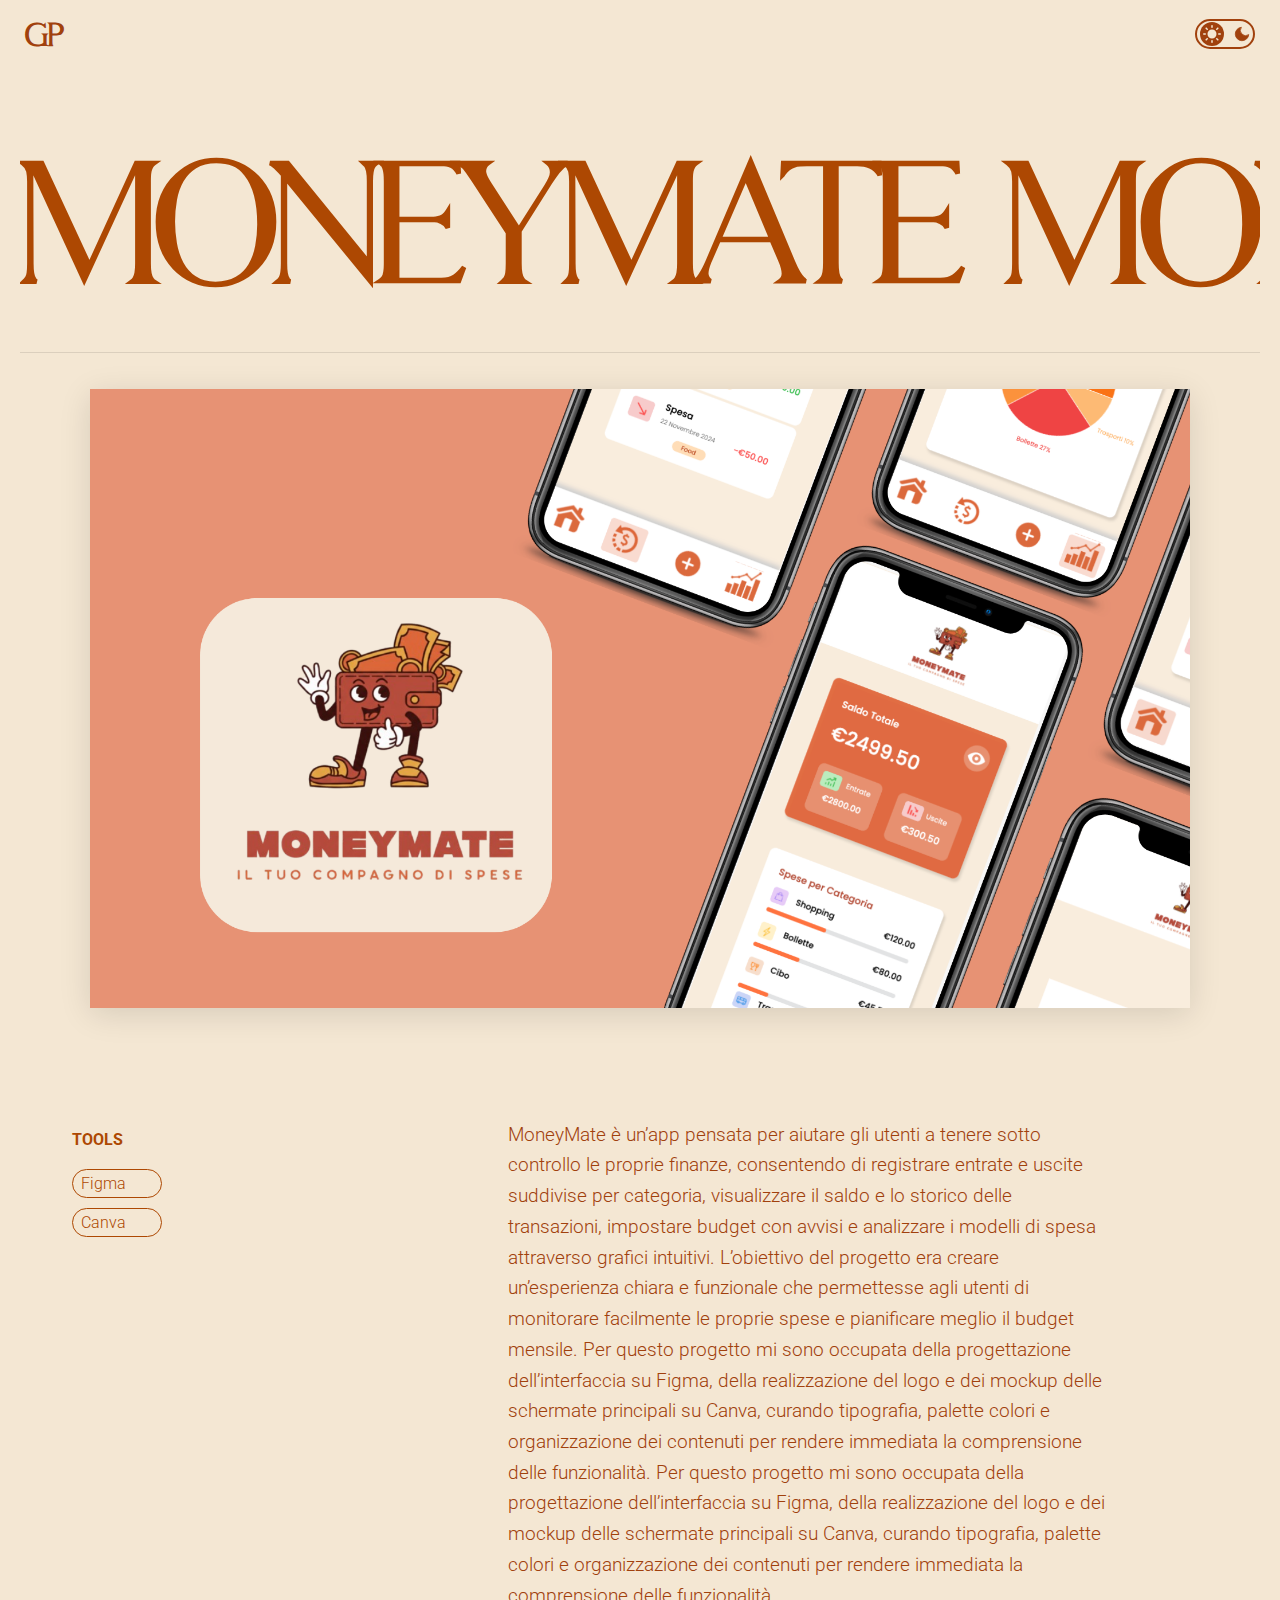
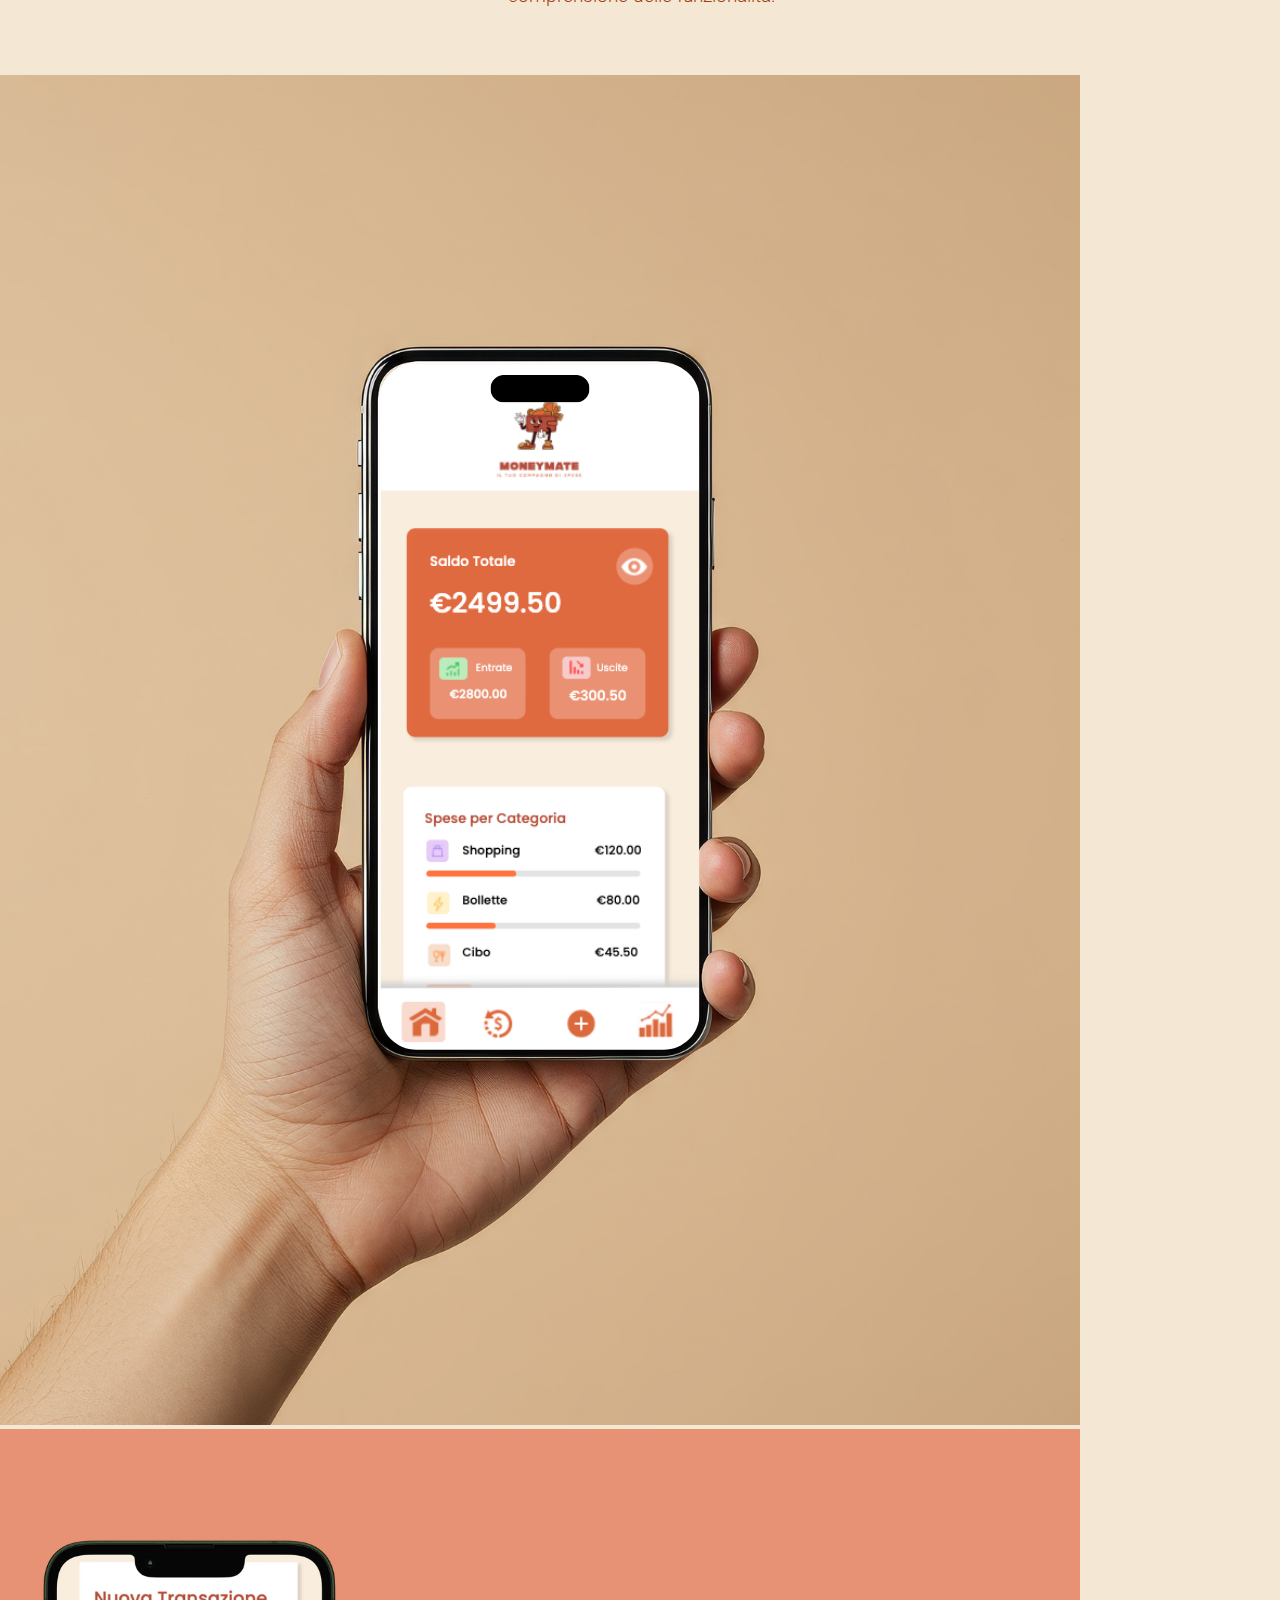
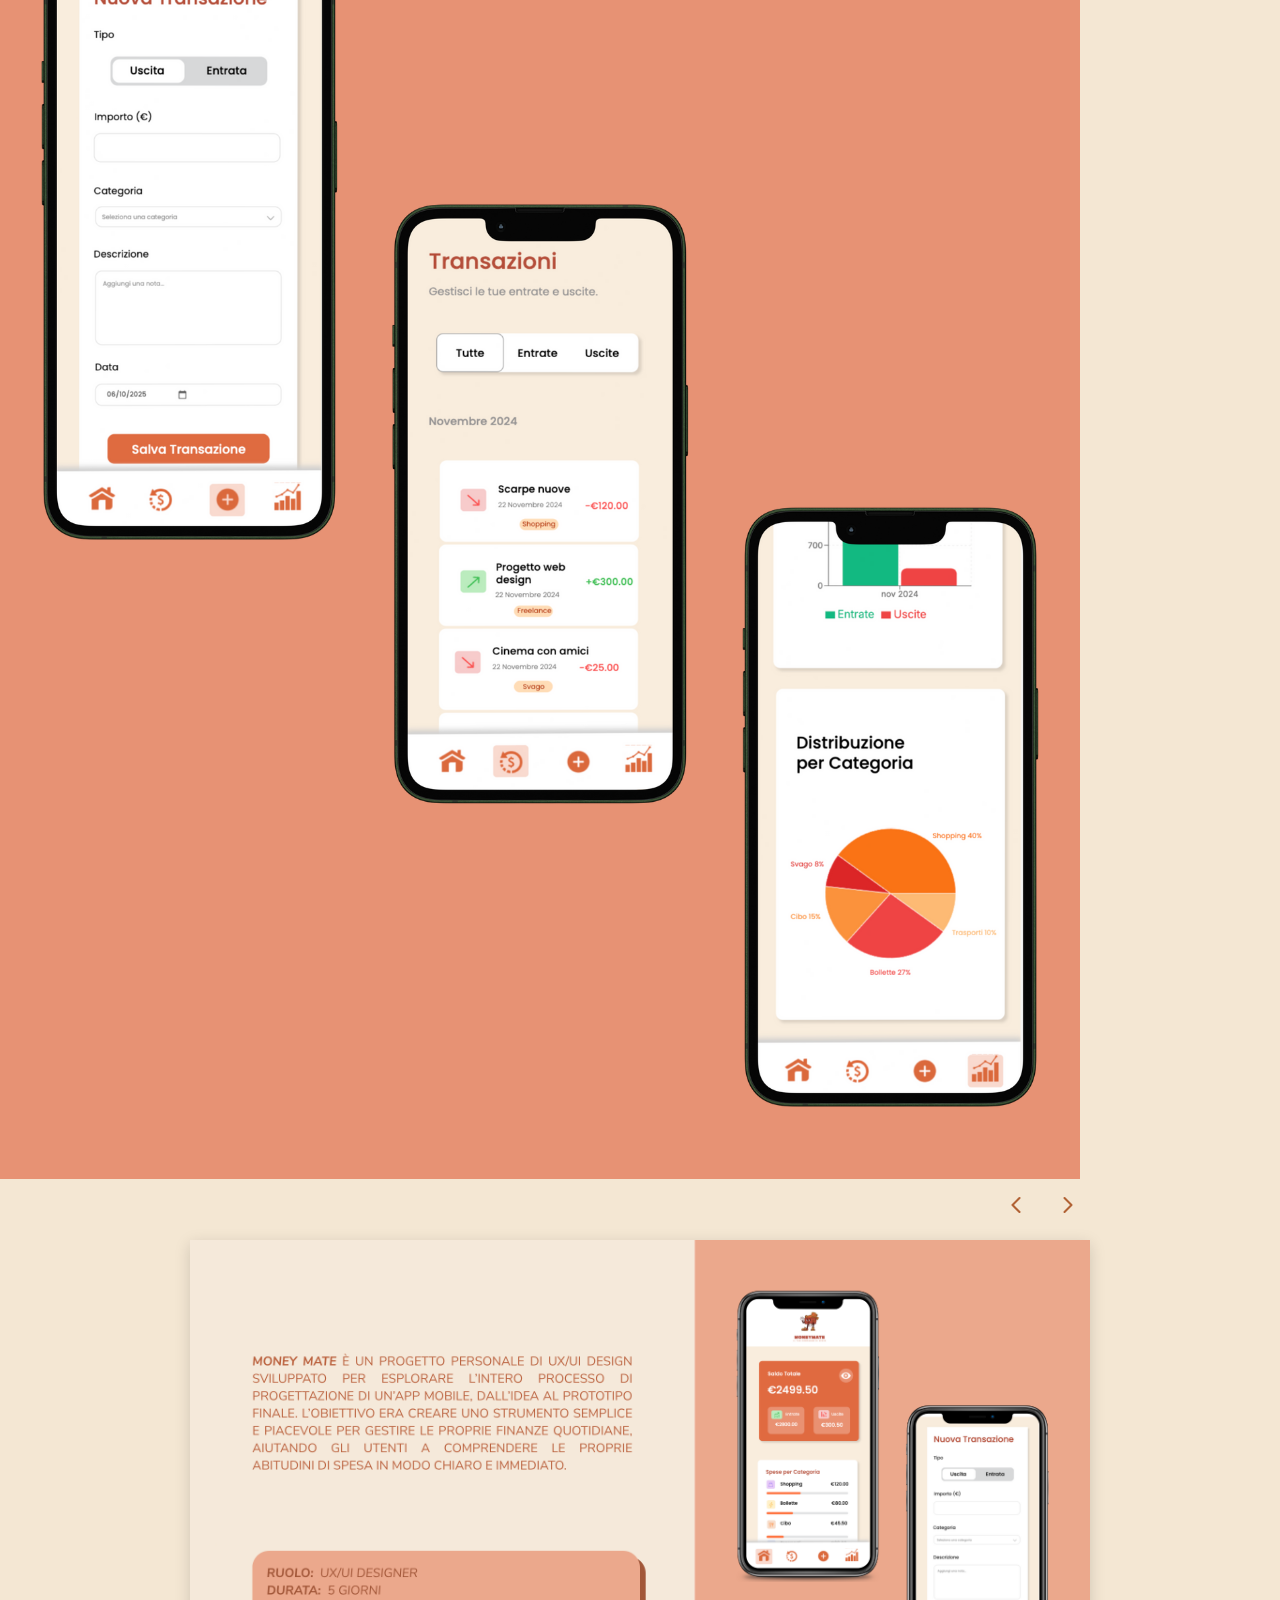
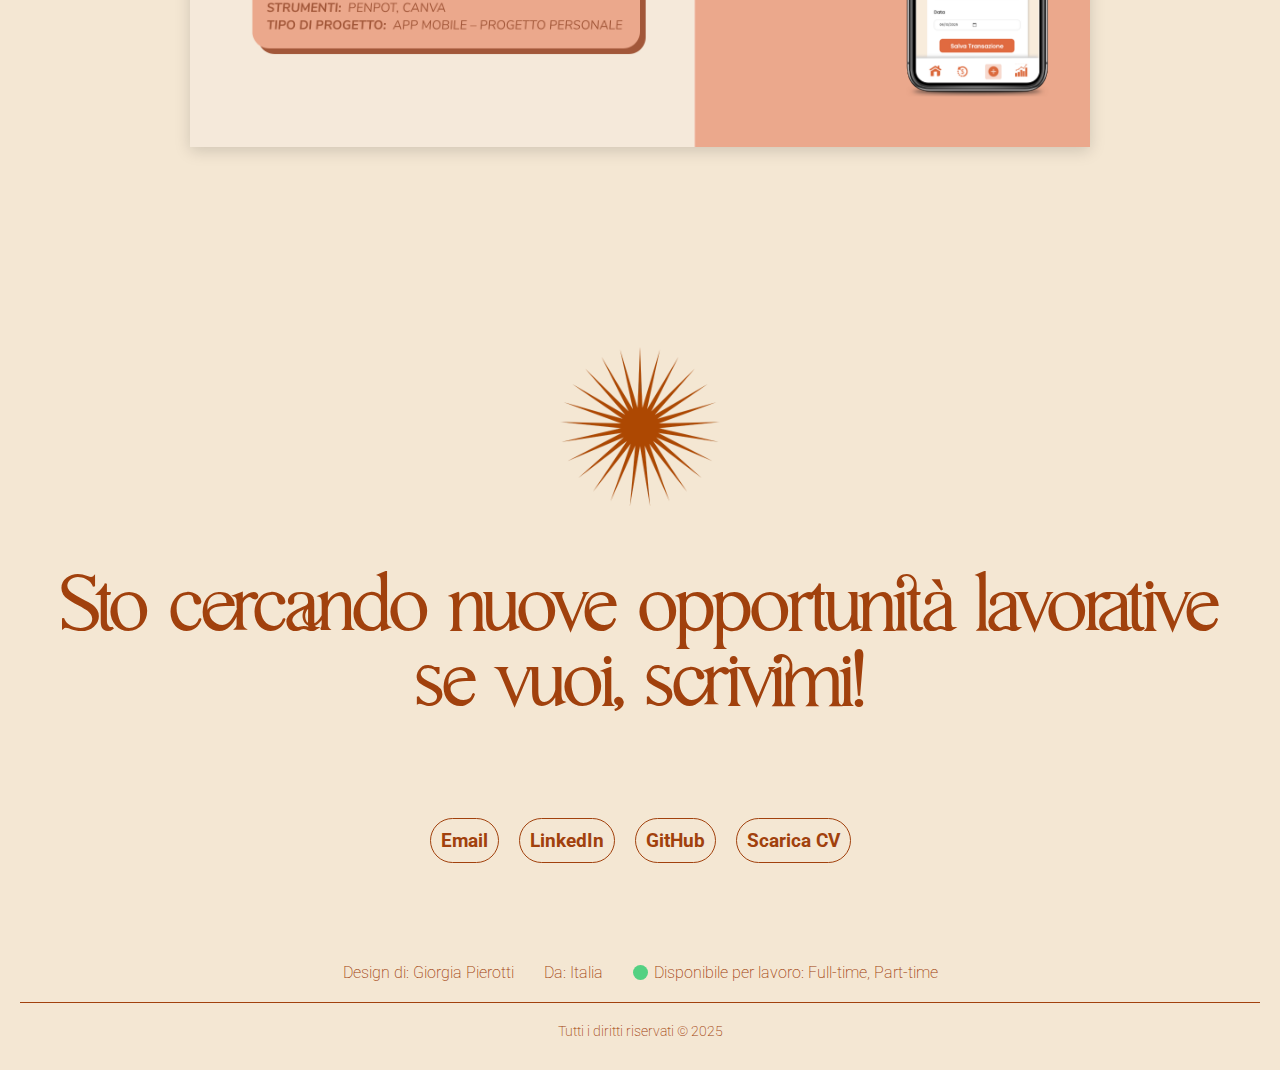
<file: moneymate.html>
<!DOCTYPE html>
<html lang="it">
<head>
<meta charset="UTF-8">
<meta name="viewport" content="width=device-width, initial-scale=1.0">
<title>Portfolio Giorgia Pierotti</title>
<link rel="stylesheet" href="css/progettofigma.css">
<link rel="preconnect" href="https://fonts.googleapis.com">
<link rel="preconnect" href="https://fonts.gstatic.com" crossorigin>
<link href="https://fonts.googleapis.com/css2?family=Roboto:ital,wght@0,100..900;1,100..900&display=swap" rel="stylesheet">

</head>
<body>

  <!-- Navbar -->
 <header class="navbar">
  <div class="navbar-left">
    <a href="index.html" class="logo">GP</a>
  </div>


  
    <!-- Estrema destra -->
    <div class="navbar-right">
      <label class="switch">
        <input type="checkbox" id="darkModeSwitch">
        <span class="slider">
          <!-- Sole -->
          <svg class="icon sun" viewBox="0 0 24 24" width="18" height="18" fill="none" stroke="currentColor" stroke-width="2" stroke-linecap="round" stroke-linejoin="round">
            <circle cx="12" cy="12" r="5"/>
            <line x1="12" y1="1" x2="12" y2="3"/>
            <line x1="12" y1="21" x2="12" y2="23"/>
            <line x1="4.22" y1="4.22" x2="5.64" y2="5.64"/>
            <line x1="18.36" y1="18.36" x2="19.78" y2="19.78"/>
            <line x1="1" y1="12" x2="3" y2="12"/>
            <line x1="21" y1="12" x2="23" y2="12"/>
            <line x1="4.22" y1="19.78" x2="5.64" y2="18.36"/>
            <line x1="18.36" y1="5.64" x2="19.78" y2="4.22"/>
          </svg>
  
          <!-- Luna -->
          <svg class="icon moon" viewBox="0 0 24 24" width="18" height="18" fill="currentColor">
            <path d="M21 12.79A9 9 0 1 1 11.21 3 7 7 0 0 0 21 12.79z"/>
          </svg>
        </span>
      </label>
    </div>
  </header>
  
  <script>
    const switchBtn = document.getElementById('darkModeSwitch');
    
    // funzione che cambia tutte le immagini light/dark
    function changeImages(mode) {
  document.querySelectorAll('img').forEach(img => {
    if (mode === 'dark' && img.src.includes('light_')) {
      img.src = img.src.replace('light_', 'dark_');
    } else if (mode === 'light' && img.src.includes('dark_')) {
      img.src = img.src.replace('dark_', 'light_');
    }
  });
}
    // click sullo switch
    switchBtn.addEventListener('change', () => {
      document.body.classList.toggle('dark-mode');
      const mode = document.body.classList.contains('dark-mode') ? 'dark' : 'light';
      localStorage.setItem('theme', mode);
      changeImages(mode);
    });
    
    // caricamento iniziale
    window.addEventListener('DOMContentLoaded', () => {
      const saved = localStorage.getItem('theme');
      if (saved === 'dark') {
        document.body.classList.add('dark-mode');
        switchBtn.checked = true;
        changeImages('dark');
      } else {
        changeImages('light');
      }
    });
    </script>
    
 

    




<section class="project-section">
  <!-- Titolo che scorre -->
  <div class="title-wrapper">
    <div class="marquee">
      <div class="marquee__inner">
        <span class="item marquee__text">MONEYMATE   MONEYMATE    </span>
        <span class="item marquee__text">MONEYMATE   MONEYMATE   </span>
      </div>
    </div>
  </div>

  <!-- Foto grande centrata -->
  <div class="image-wrapper">
    <img src="img/lavoro2.png"  />
  </div>
</section>
</section>



  <script>
  // Duplichiamo automaticamente il contenuto per ottenere loop continuo
  (function(){
    const inner = document.getElementById('marqueeInner');
    if (!inner) return;
    // se contiene già più di una ripetizione, non duplicare ulteriormente
    // (safe-guard se incolli più volte)
    if (inner.dataset.duplicated === "true") return;
    inner.innerHTML = inner.innerHTML + inner.innerHTML;
    inner.dataset.duplicated = "true";

    // Opzionale: regola la durata in base alla lunghezza del contenuto
    // (commenta se vuoi durate fisse)
    try {
      const width = inner.getBoundingClientRect().width;
      const speedBase = 0.02; // seconds per px, alza per rallentare
      const computed = Math.max(8, Math.round(width * speedBase));
      inner.style.animationDuration = computed + 's';
    } catch(e){
      // nothing
    }
  })();
</script>




  
  




<section class="project-detail">
  <!-- Link + Tools a sinistra -->
  <div class="project-left">
    

    <div class="project-tools">
      <h4>TOOLS</h4>
      <ul>
        
         <li>Figma</li>
       
        <li>Canva</li>
       
      </ul>
    </div>
  </div>

  <!-- Descrizione a destra -->
  <div class="project-right">
    <p>
      MoneyMate è un’app pensata per aiutare gli utenti a tenere sotto controllo le proprie finanze, consentendo di registrare entrate e uscite suddivise per categoria, visualizzare il saldo e lo storico delle transazioni, impostare budget con avvisi e analizzare i modelli di spesa attraverso grafici intuitivi. L’obiettivo del progetto era creare un’esperienza chiara e funzionale che permettesse agli utenti di monitorare facilmente le proprie spese e pianificare meglio il budget mensile. Per questo progetto mi sono occupata della progettazione dell’interfaccia su Figma, della realizzazione del logo e dei mockup delle schermate principali su Canva, curando tipografia, palette colori e organizzazione dei contenuti per rendere immediata la comprensione delle funzionalità.
      Per questo progetto mi sono occupata della progettazione dell’interfaccia su Figma, della realizzazione del logo e dei mockup delle schermate principali su Canva, curando tipografia, palette colori e organizzazione dei contenuti per rendere immediata la comprensione delle funzionalità.
    </p>
  </div>
</section>



<div class="container">
  <div class="image-below">
    <img src="img/1.png" alt="Immagine 1" />
  </div>
  <div class="image-below">
    <img src="img/2.png" alt="Immagine 2" />
  </div>
</div>






<div class="carousel-wrapper">
  <!-- 🔹 Riga superiore con le frecce -->
  <div class="carousel-controls">
    <button class="carousel-button prev">
      <svg xmlns="http://www.w3.org/2000/svg" viewBox="0 0 24 24" fill="none">
        <path d="M15 18l-6-6 6-6" />
      </svg>
    </button>

    <button class="carousel-button next">
      <svg xmlns="http://www.w3.org/2000/svg" viewBox="0 0 24 24" fill="none">
        <path d="M9 6l6 6-6 6" />
      </svg>
    </button>
  </div>

  <!-- 🔹 Carosello vero e proprio -->
  <div class="carousel">
    <div class="carousel-track">
      <div class="carousel-slide"><img src="img/fo2.png" alt="Immagine 2"></div>
      <div class="carousel-slide"><img src="img/fot3.png" alt="Immagine 3"></div>
      <div class="carousel-slide"><img src="img/fot4.png" alt="Immagine 4"></div>
      <div class="carousel-slide"><img src="img/fot5.png" alt="Immagine 5"></div>
      <div class="carousel-slide"><img src="img/fot6.png" alt="Immagine 6"></div>
    </div>
  </div>
</div>



<script>
const track = document.querySelector('.carousel-track');
const slides = Array.from(track.children);
const nextButton = document.querySelector('.next');
const prevButton = document.querySelector('.prev');
let currentIndex = 0;

function updateSlidePosition() {
  track.style.transform = `translateX(-${currentIndex * 100}%)`;
}

nextButton.addEventListener('click', () => {
  currentIndex = (currentIndex + 1) % slides.length;
  updateSlidePosition();
});

prevButton.addEventListener('click', () => {
  currentIndex = (currentIndex - 1 + slides.length) % slides.length;
  updateSlidePosition();
});
</script>
    
  <div class="footer-container">
  
    <img src="img/light_star.webp" alt="stella" class="centered-star">
  </div>
  
    
      
  
  
  
  
  <footer class="site-footer">
    <!-- Sezione domande -->
    <div class="footer-contact">

      <h2>Sto cercando nuove opportunità lavorative <br>se vuoi, scrivimi!</h2>
      <div class="footer-links">
        <a href="mailto:Giorgia98.gp@gmail.com" target="_blank">Email</a>
        
        <a href="https://www.linkedin.com/in/giorgia-pierotti-470b11233/" target="_blank">LinkedIn</a>
        <a href="https://github.com/GiorgiePi" target="_blank">GitHub</a>
             <a href="cv.pdf" download class="btn-download">
  Scarica CV
</a>
      </div>
    </div>
  
    <!-- Sezione info -->
    <div class="footer-info">
      <p>Design di: Giorgia Pierotti</p>
      <p>Da: Italia</p>
      <p><span class="online-dot"></span>Disponibile per lavoro: Full-time, Part-time </p>
    </div>
  
    <!-- Copyright -->
    <div class="footer-copy">
      <p> Tutti i diritti riservati © 2025</p>
    </div>
  </footer>
  
  
    
  

</body>

</html>
</file>
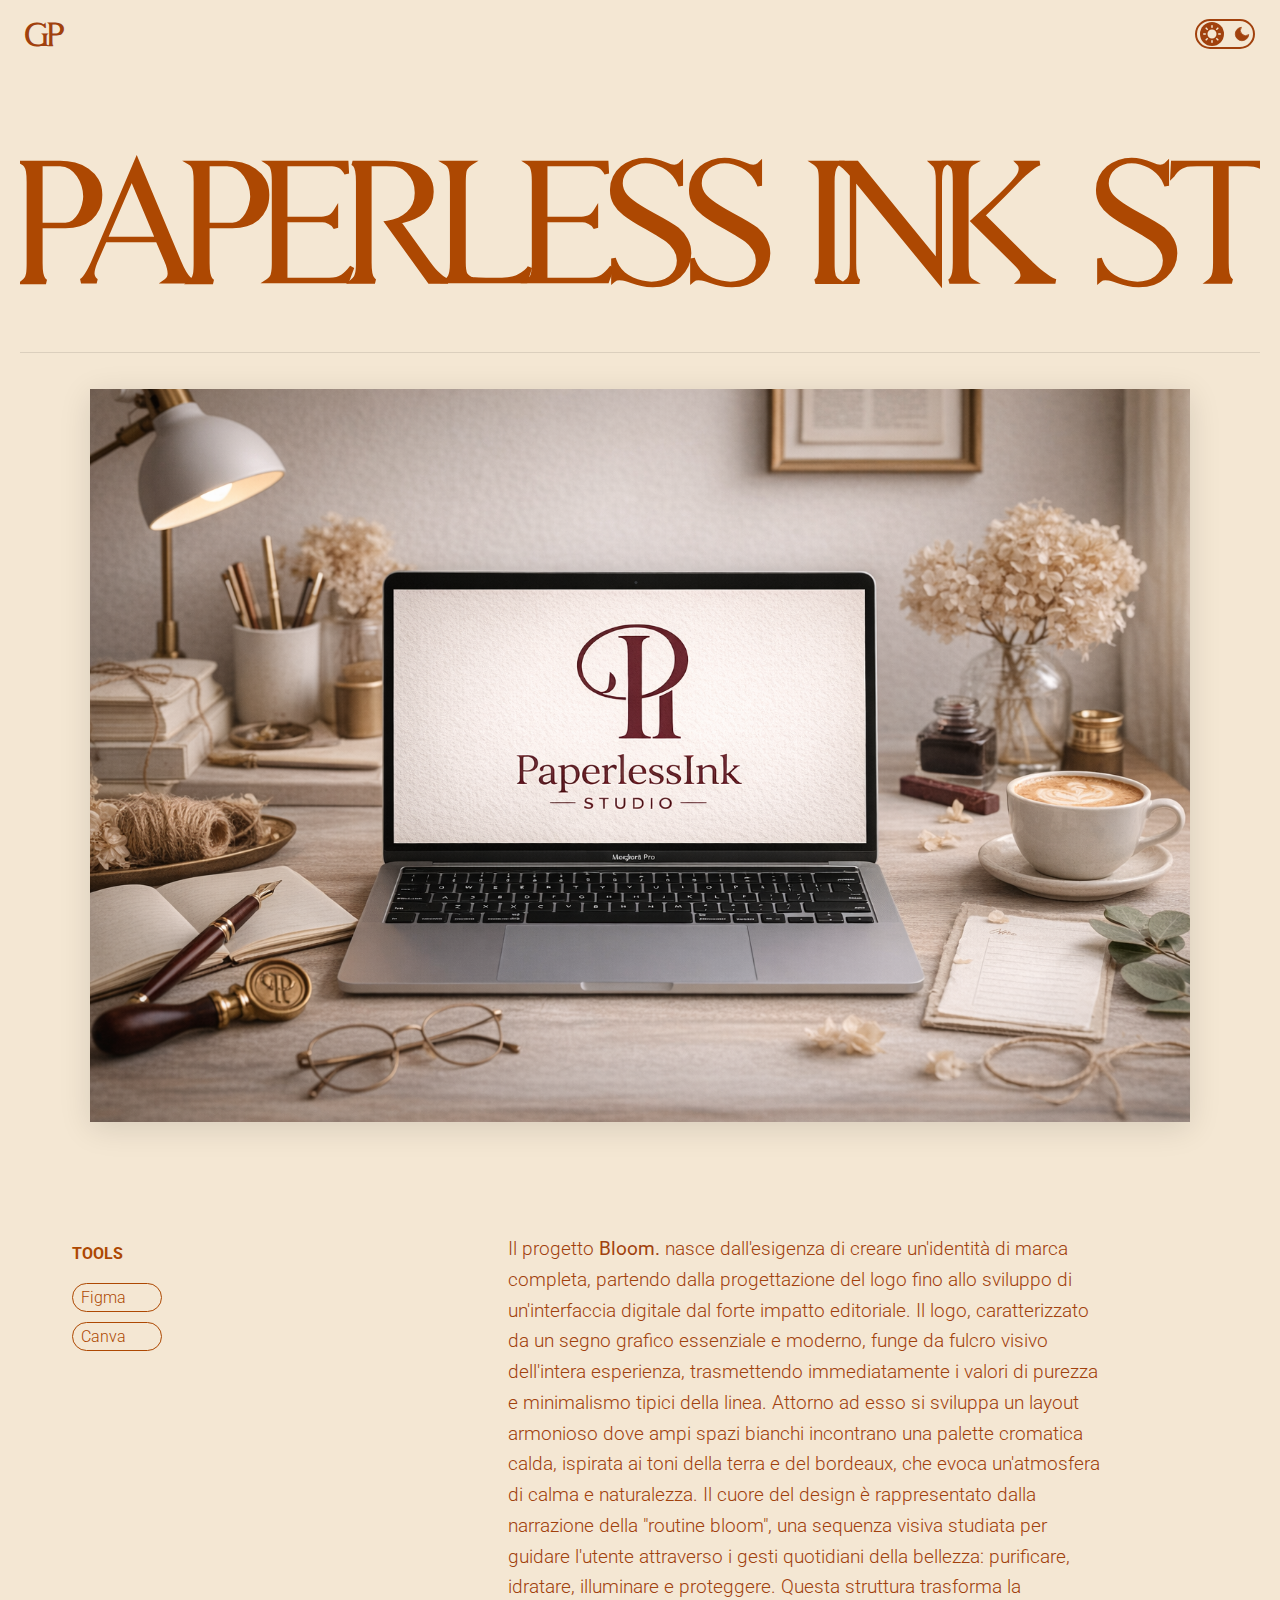
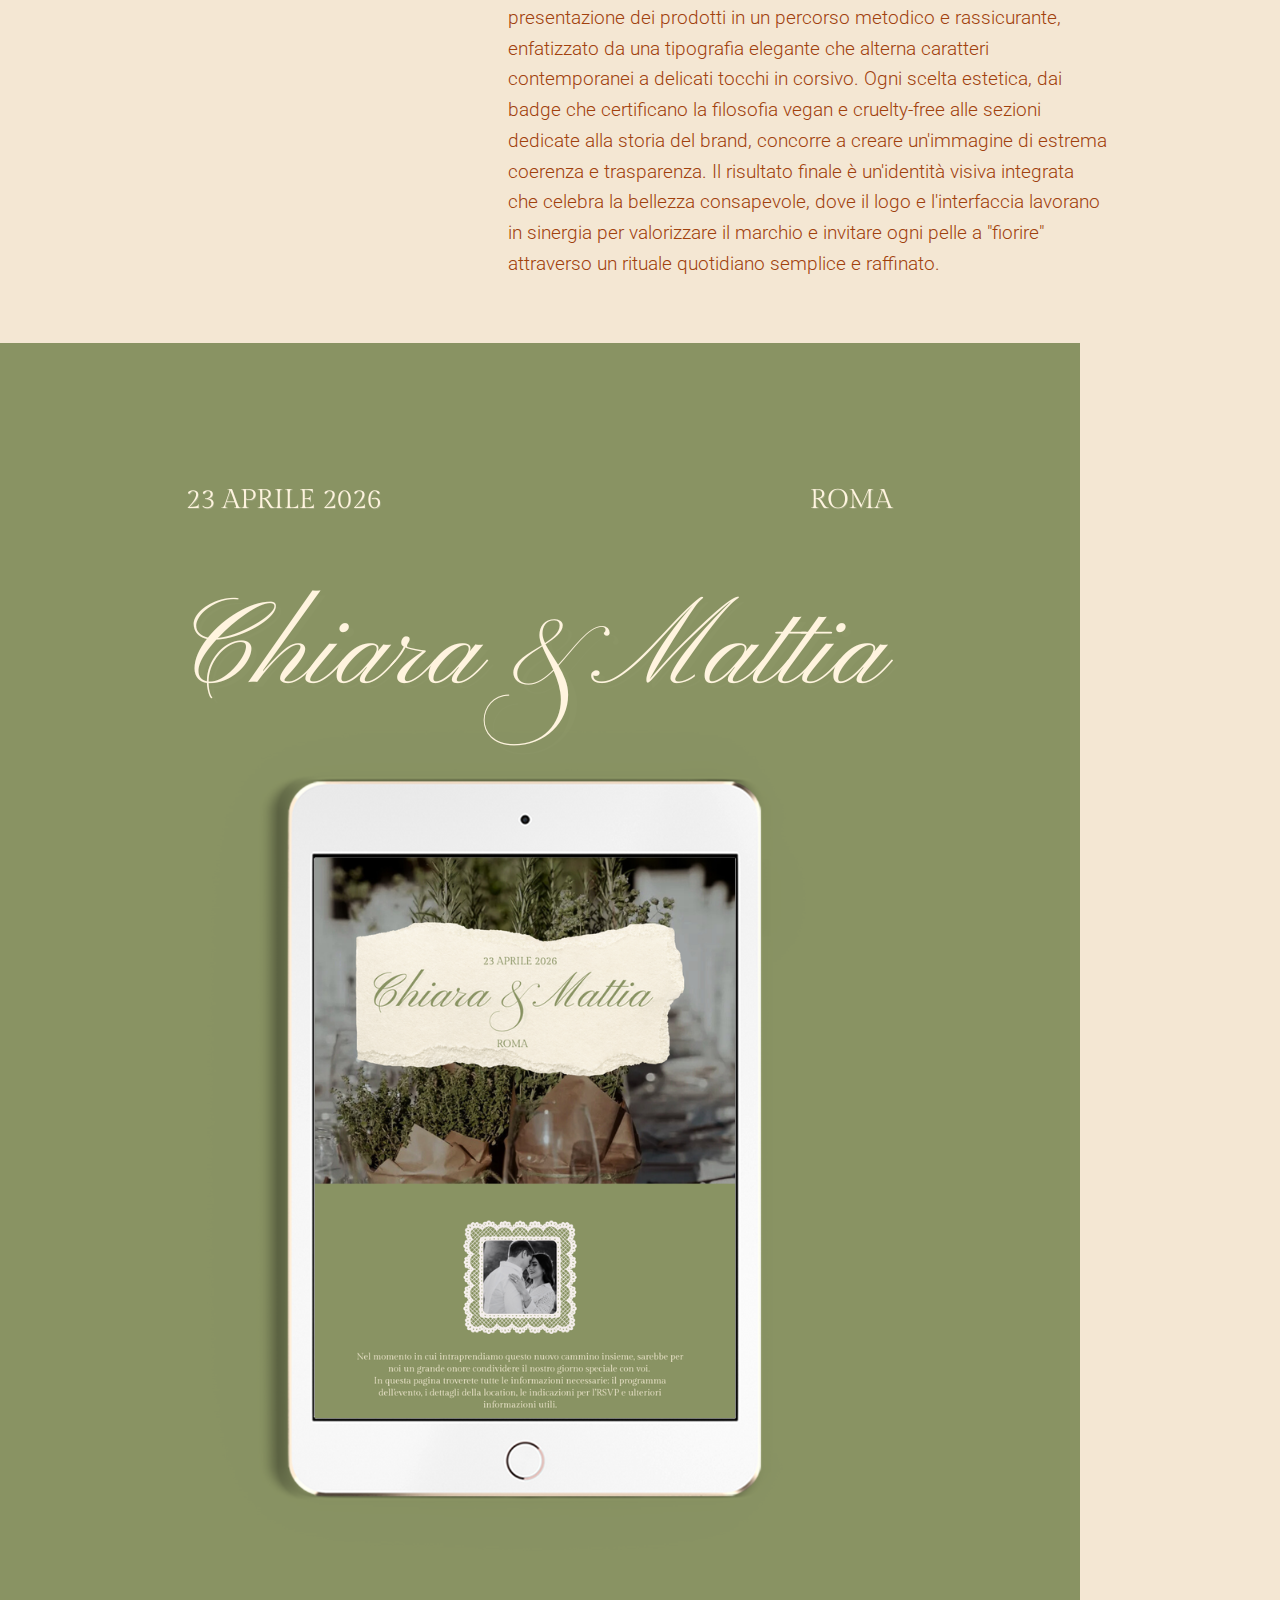
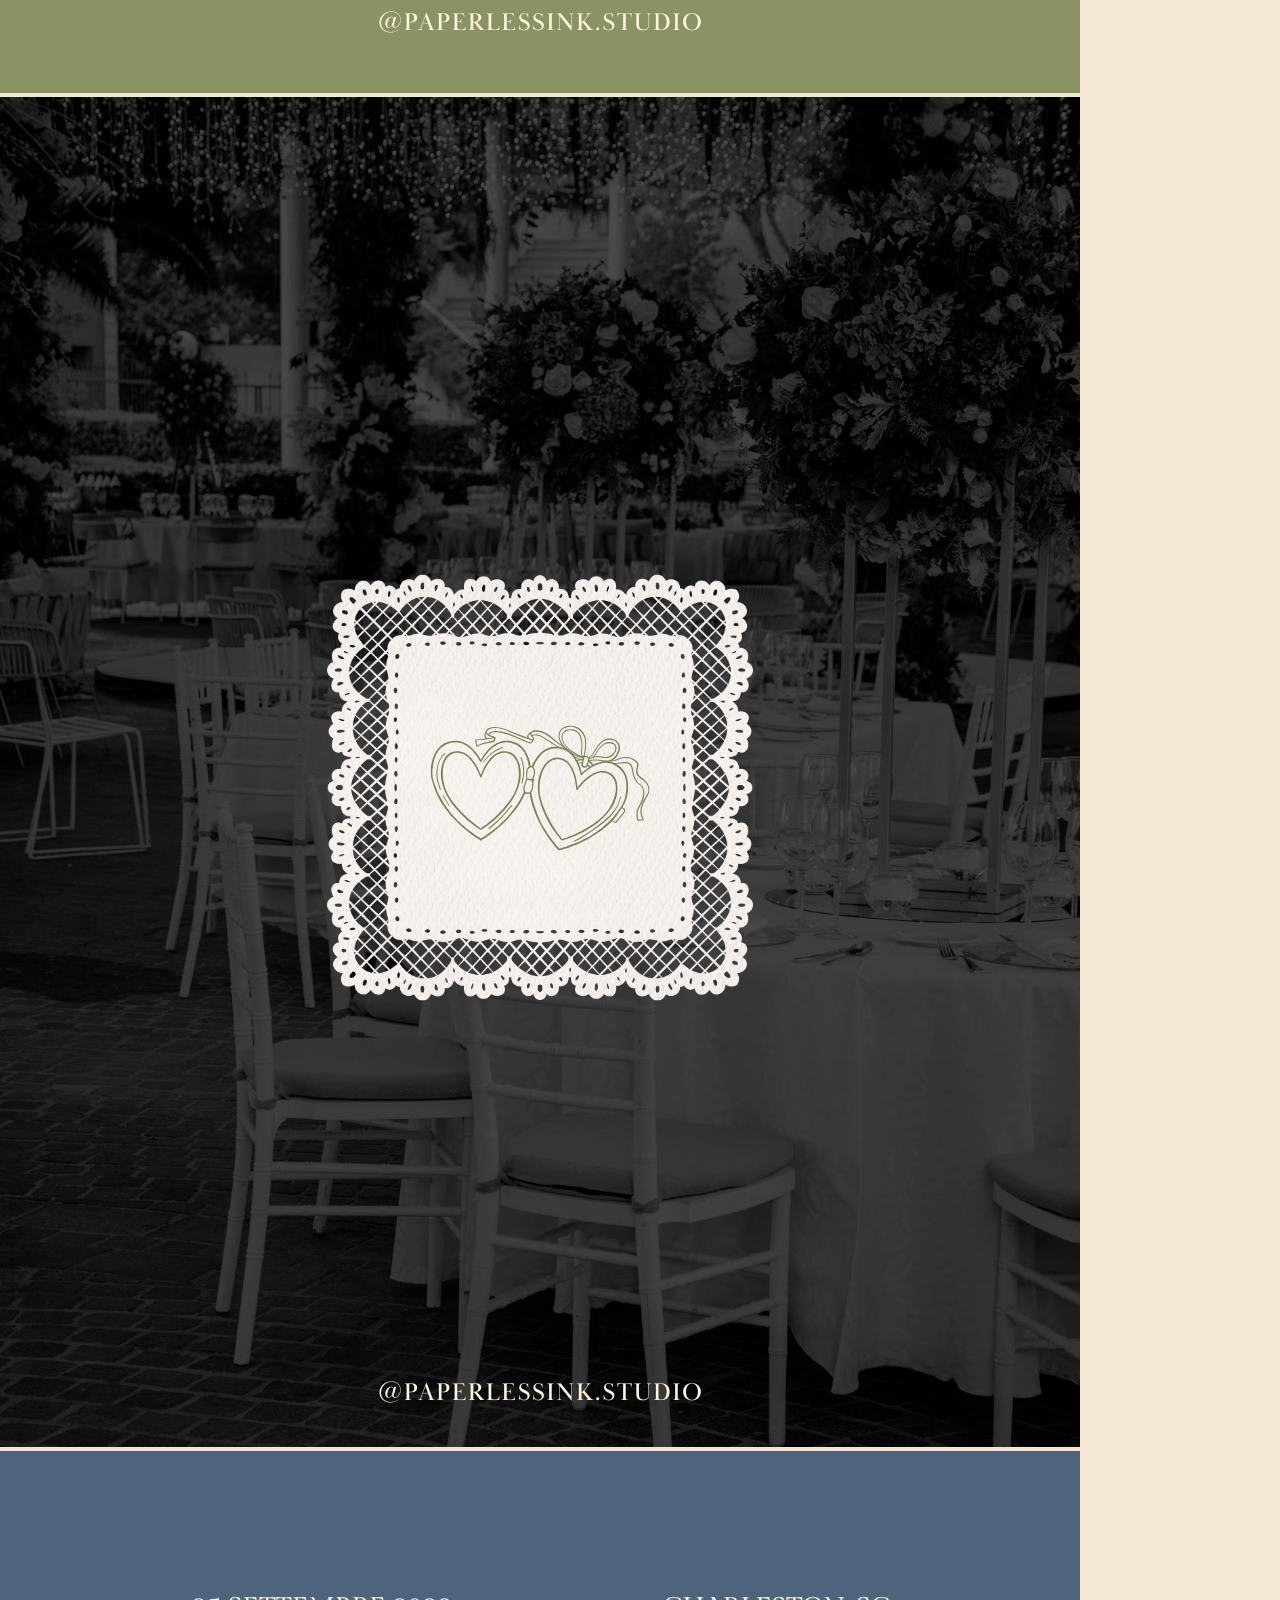
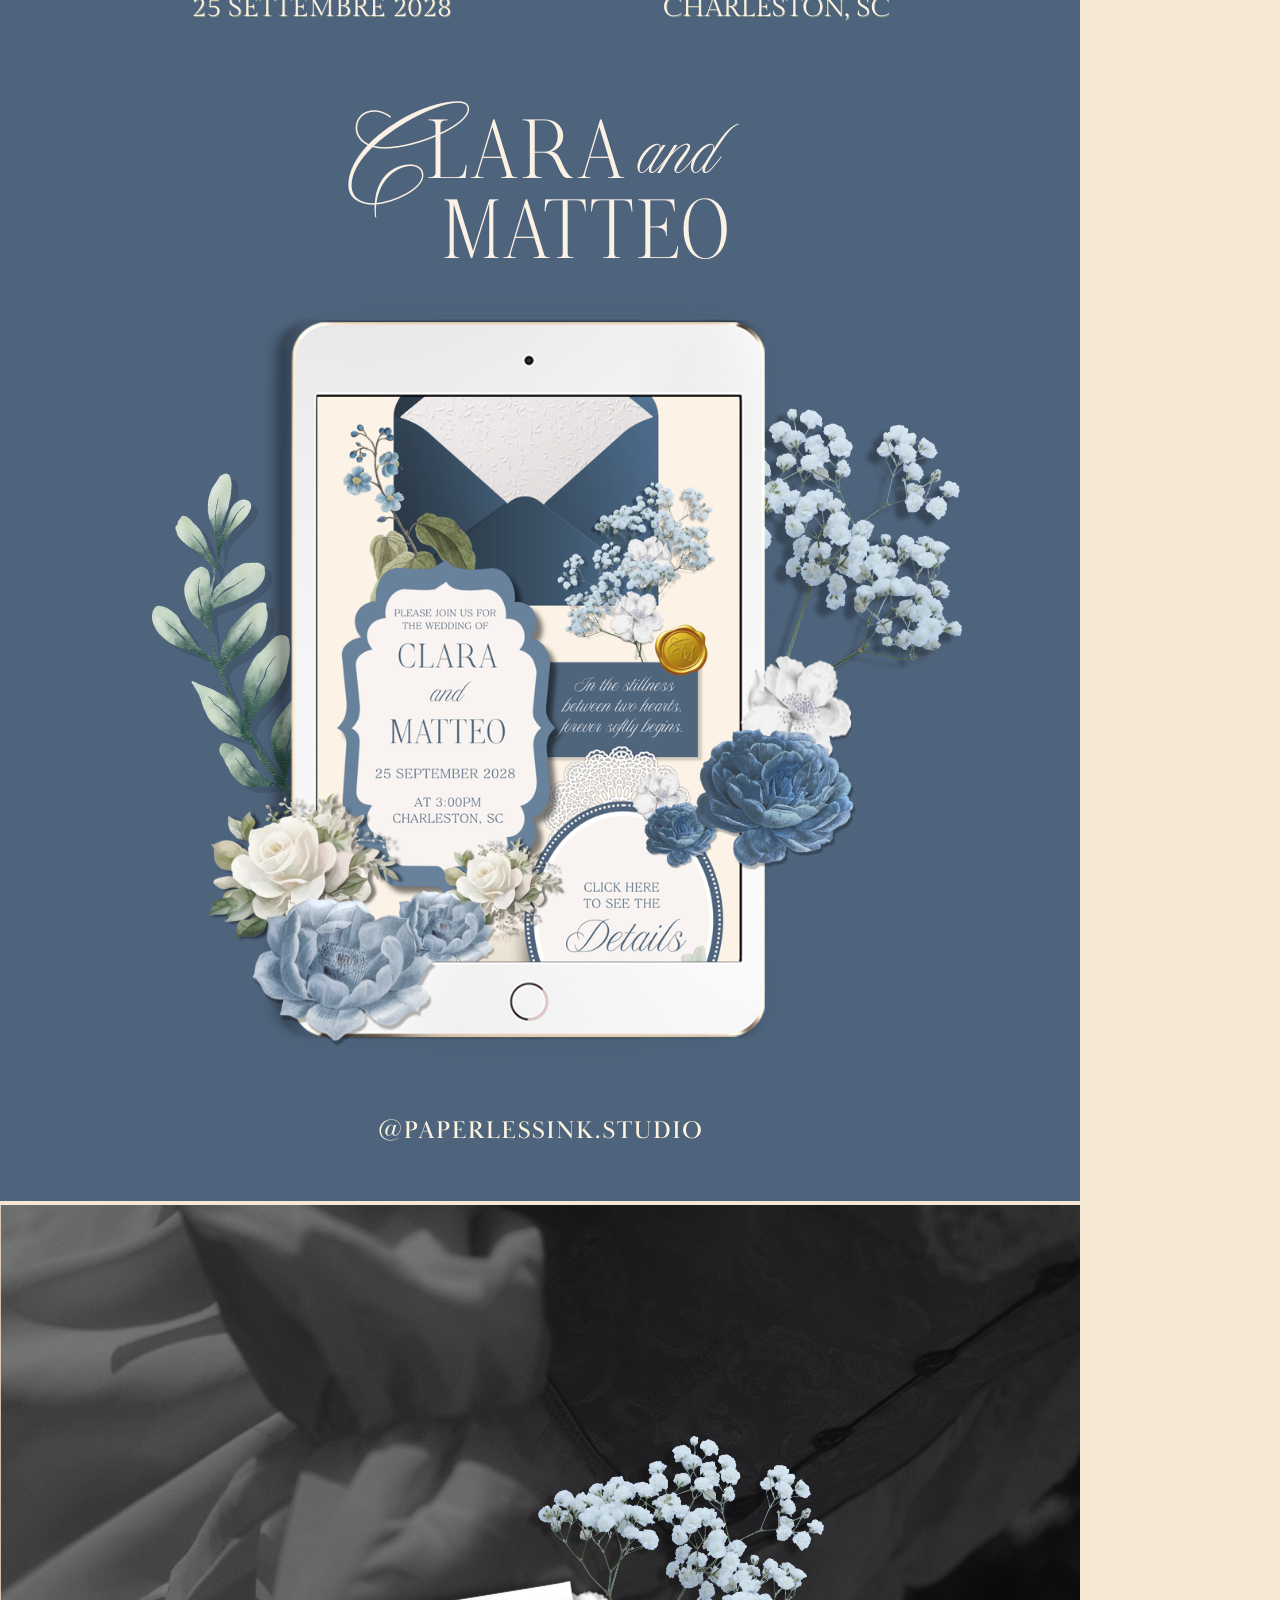
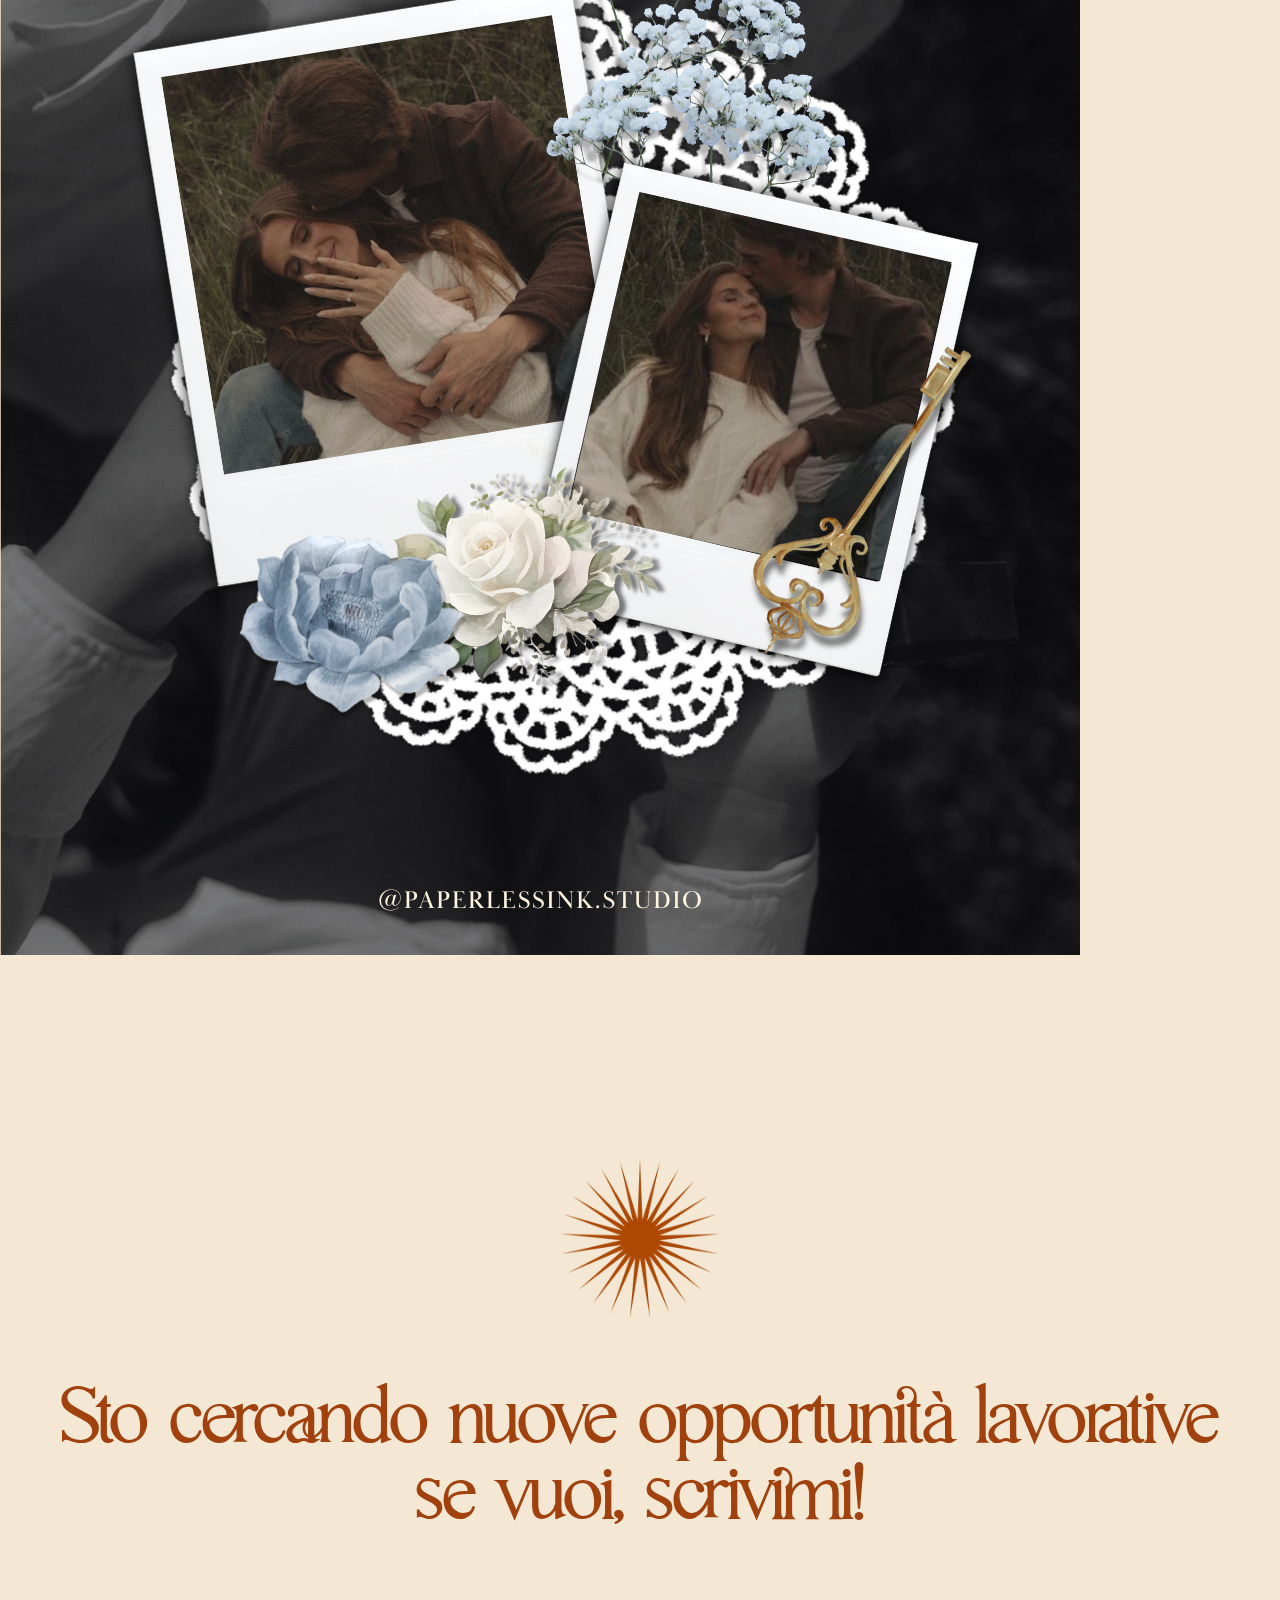
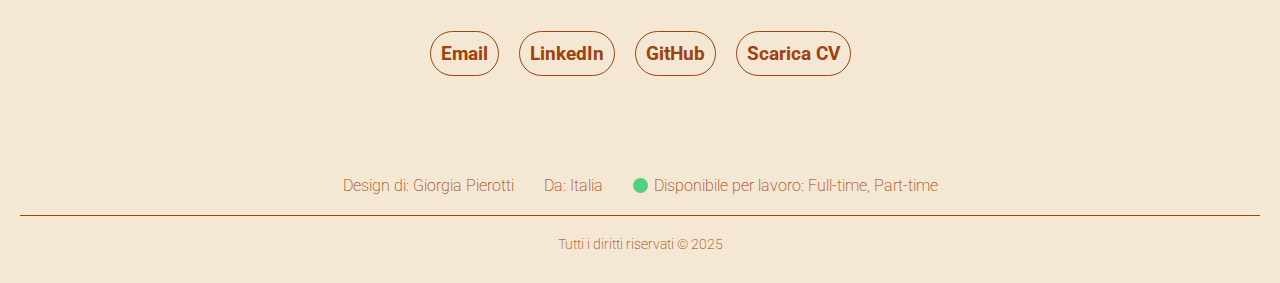
<file: paperless.html>
<!DOCTYPE html>
<html lang="it">
<head>
<meta charset="UTF-8">
<meta name="viewport" content="width=device-width, initial-scale=1.0">
<title>Portfolio Giorgia Pierotti</title>
<link rel="stylesheet" href="css/progettofigma.css">
<link rel="preconnect" href="https://fonts.googleapis.com">
<link rel="preconnect" href="https://fonts.gstatic.com" crossorigin>
<link href="https://fonts.googleapis.com/css2?family=Roboto:ital,wght@0,100..900;1,100..900&display=swap" rel="stylesheet">

</head>
<body>

  <!-- Navbar -->
 <header class="navbar">
  <div class="navbar-left">
    <a href="index.html" class="logo">GP</a>
  </div>


  
    <!-- Estrema destra -->
    <div class="navbar-right">
      <label class="switch">
        <input type="checkbox" id="darkModeSwitch">
        <span class="slider">
          <!-- Sole -->
          <svg class="icon sun" viewBox="0 0 24 24" width="18" height="18" fill="none" stroke="currentColor" stroke-width="2" stroke-linecap="round" stroke-linejoin="round">
            <circle cx="12" cy="12" r="5"/>
            <line x1="12" y1="1" x2="12" y2="3"/>
            <line x1="12" y1="21" x2="12" y2="23"/>
            <line x1="4.22" y1="4.22" x2="5.64" y2="5.64"/>
            <line x1="18.36" y1="18.36" x2="19.78" y2="19.78"/>
            <line x1="1" y1="12" x2="3" y2="12"/>
            <line x1="21" y1="12" x2="23" y2="12"/>
            <line x1="4.22" y1="19.78" x2="5.64" y2="18.36"/>
            <line x1="18.36" y1="5.64" x2="19.78" y2="4.22"/>
          </svg>
  
          <!-- Luna -->
          <svg class="icon moon" viewBox="0 0 24 24" width="18" height="18" fill="currentColor">
            <path d="M21 12.79A9 9 0 1 1 11.21 3 7 7 0 0 0 21 12.79z"/>
          </svg>
        </span>
      </label>
    </div>
  </header>
  
  <script>
    const switchBtn = document.getElementById('darkModeSwitch');
    
    // funzione che cambia tutte le immagini light/dark
    function changeImages(mode) {
  document.querySelectorAll('img').forEach(img => {
    if (mode === 'dark' && img.src.includes('light_')) {
      img.src = img.src.replace('light_', 'dark_');
    } else if (mode === 'light' && img.src.includes('dark_')) {
      img.src = img.src.replace('dark_', 'light_');
    }
  });
}
    // click sullo switch
    switchBtn.addEventListener('change', () => {
      document.body.classList.toggle('dark-mode');
      const mode = document.body.classList.contains('dark-mode') ? 'dark' : 'light';
      localStorage.setItem('theme', mode);
      changeImages(mode);
    });
    
    // caricamento iniziale
    window.addEventListener('DOMContentLoaded', () => {
      const saved = localStorage.getItem('theme');
      if (saved === 'dark') {
        document.body.classList.add('dark-mode');
        switchBtn.checked = true;
        changeImages('dark');
      } else {
        changeImages('light');
      }
    });
    </script>
    
 

    




<section class="project-section">
  <!-- Titolo che scorre -->
  <div class="title-wrapper">
    <div class="marquee">
      <div class="marquee__inner">
        <span class="item marquee__text"> PAPERLESS INK STUDIO    PAPERLESS INK STUDIO     </span>
        <span class="item marquee__text"> PAPERLESS INK STUDIO    PAPERLESS INK STUDIO     </span>
      </div>
    </div>
  </div>

  <!-- Foto grande centrata -->
  <div class="image-wrapper">
<img src="img/ChatGPT Image 6 mar 2026, 15_13_06.png" alt="">
  </div>
</section>
</section>



  <script>
  // Duplichiamo automaticamente il contenuto per ottenere loop continuo
  (function(){
    const inner = document.getElementById('marqueeInner');
    if (!inner) return;
    // se contiene già più di una ripetizione, non duplicare ulteriormente
    // (safe-guard se incolli più volte)
    if (inner.dataset.duplicated === "true") return;
    inner.innerHTML = inner.innerHTML + inner.innerHTML;
    inner.dataset.duplicated = "true";

    // Opzionale: regola la durata in base alla lunghezza del contenuto
    // (commenta se vuoi durate fisse)
    try {
      const width = inner.getBoundingClientRect().width;
      const speedBase = 0.02; // seconds per px, alza per rallentare
      const computed = Math.max(8, Math.round(width * speedBase));
      inner.style.animationDuration = computed + 's';
    } catch(e){
      // nothing
    }
  })();
</script>




  
  




<section class="project-detail">
  <!-- Link + Tools a sinistra -->
  <div class="project-left">
    

    <div class="project-tools">
      <h4>TOOLS</h4>
      <ul>
        
         <li>Figma</li>
       
        <li>Canva</li>
       
      </ul>
    </div>
  </div>

  <!-- Descrizione a destra -->
  <div class="project-right">
    <p>
Il progetto <strong>Bloom.</strong> nasce dall'esigenza di creare un'identità di marca completa, partendo dalla progettazione del logo fino allo sviluppo di un'interfaccia digitale dal forte impatto editoriale. Il logo, caratterizzato da un segno grafico essenziale e moderno, funge da fulcro visivo dell'intera esperienza, trasmettendo immediatamente i valori di purezza e minimalismo tipici della linea. Attorno ad esso si sviluppa un layout armonioso dove ampi spazi bianchi incontrano una palette cromatica calda, ispirata ai toni della terra e del bordeaux, che evoca un'atmosfera di calma e naturalezza.

Il cuore del design è rappresentato dalla narrazione della "routine bloom", una sequenza visiva studiata per guidare l'utente attraverso i gesti quotidiani della bellezza: purificare, idratare, illuminare e proteggere. Questa struttura trasforma la presentazione dei prodotti in un percorso metodico e rassicurante, enfatizzato da una tipografia elegante che alterna caratteri contemporanei a delicati tocchi in corsivo. Ogni scelta estetica, dai badge che certificano la filosofia vegan e cruelty-free alle sezioni dedicate alla storia del brand, concorre a creare un'immagine di estrema coerenza e trasparenza.

Il risultato finale è un'identità visiva integrata che celebra la bellezza consapevole, dove il logo e l'interfaccia lavorano in sinergia per valorizzare il marchio e invitare ogni pelle a "fiorire" attraverso un rituale quotidiano semplice e raffinato.
    </p>
  </div>
</section>



<div class="container">
  <div class="image-below">
    <img src="img/green1.png" alt="Immagine 1" />
  </div>
  <div class="image-below">
    <img src="img/green2.png" alt="Immagine 2" />
  </div>
 
</div>


<div class="container">
  <div class="image-below">
        <img src="img/blu1.png" alt="Immagine 2" />

  </div>
  <div class="image-below">
    <img src="img/blu2.png" alt="Immagine 2" />
  </div>
 
</div>









<script>
const track = document.querySelector('.carousel-track');
const slides = Array.from(track.children);
const nextButton = document.querySelector('.next');
const prevButton = document.querySelector('.prev');
let currentIndex = 0;

function updateSlidePosition() {
  track.style.transform = `translateX(-${currentIndex * 100}%)`;
}

nextButton.addEventListener('click', () => {
  currentIndex = (currentIndex + 1) % slides.length;
  updateSlidePosition();
});

prevButton.addEventListener('click', () => {
  currentIndex = (currentIndex - 1 + slides.length) % slides.length;
  updateSlidePosition();
});
</script>
    
  <div class="footer-container">
  
    <img src="img/light_star.webp" alt="stella" class="centered-star">
  </div>
  
    
      
  
  
  
  
  <footer class="site-footer">
    <!-- Sezione domande -->
    <div class="footer-contact">

      <h2>Sto cercando nuove opportunità lavorative <br>se vuoi, scrivimi!</h2>
      <div class="footer-links">
        <a href="mailto:Giorgia98.gp@gmail.com" target="_blank">Email</a>
        
        <a href="https://www.linkedin.com/in/giorgia-pierotti-470b11233/" target="_blank">LinkedIn</a>
        <a href="https://github.com/GiorgiePi" target="_blank">GitHub</a>
             <a href="cv.pdf" download class="btn-download">
  Scarica CV
</a>
      </div>
    </div>
  
    <!-- Sezione info -->
    <div class="footer-info">
      <p>Design di: Giorgia Pierotti</p>
      <p>Da: Italia</p>
      <p><span class="online-dot"></span>Disponibile per lavoro: Full-time, Part-time </p>
    </div>
  
    <!-- Copyright -->
    <div class="footer-copy">
      <p> Tutti i diritti riservati © 2025</p>
    </div>
  </footer>
  
  
    
  

</body>

</html>
</file>
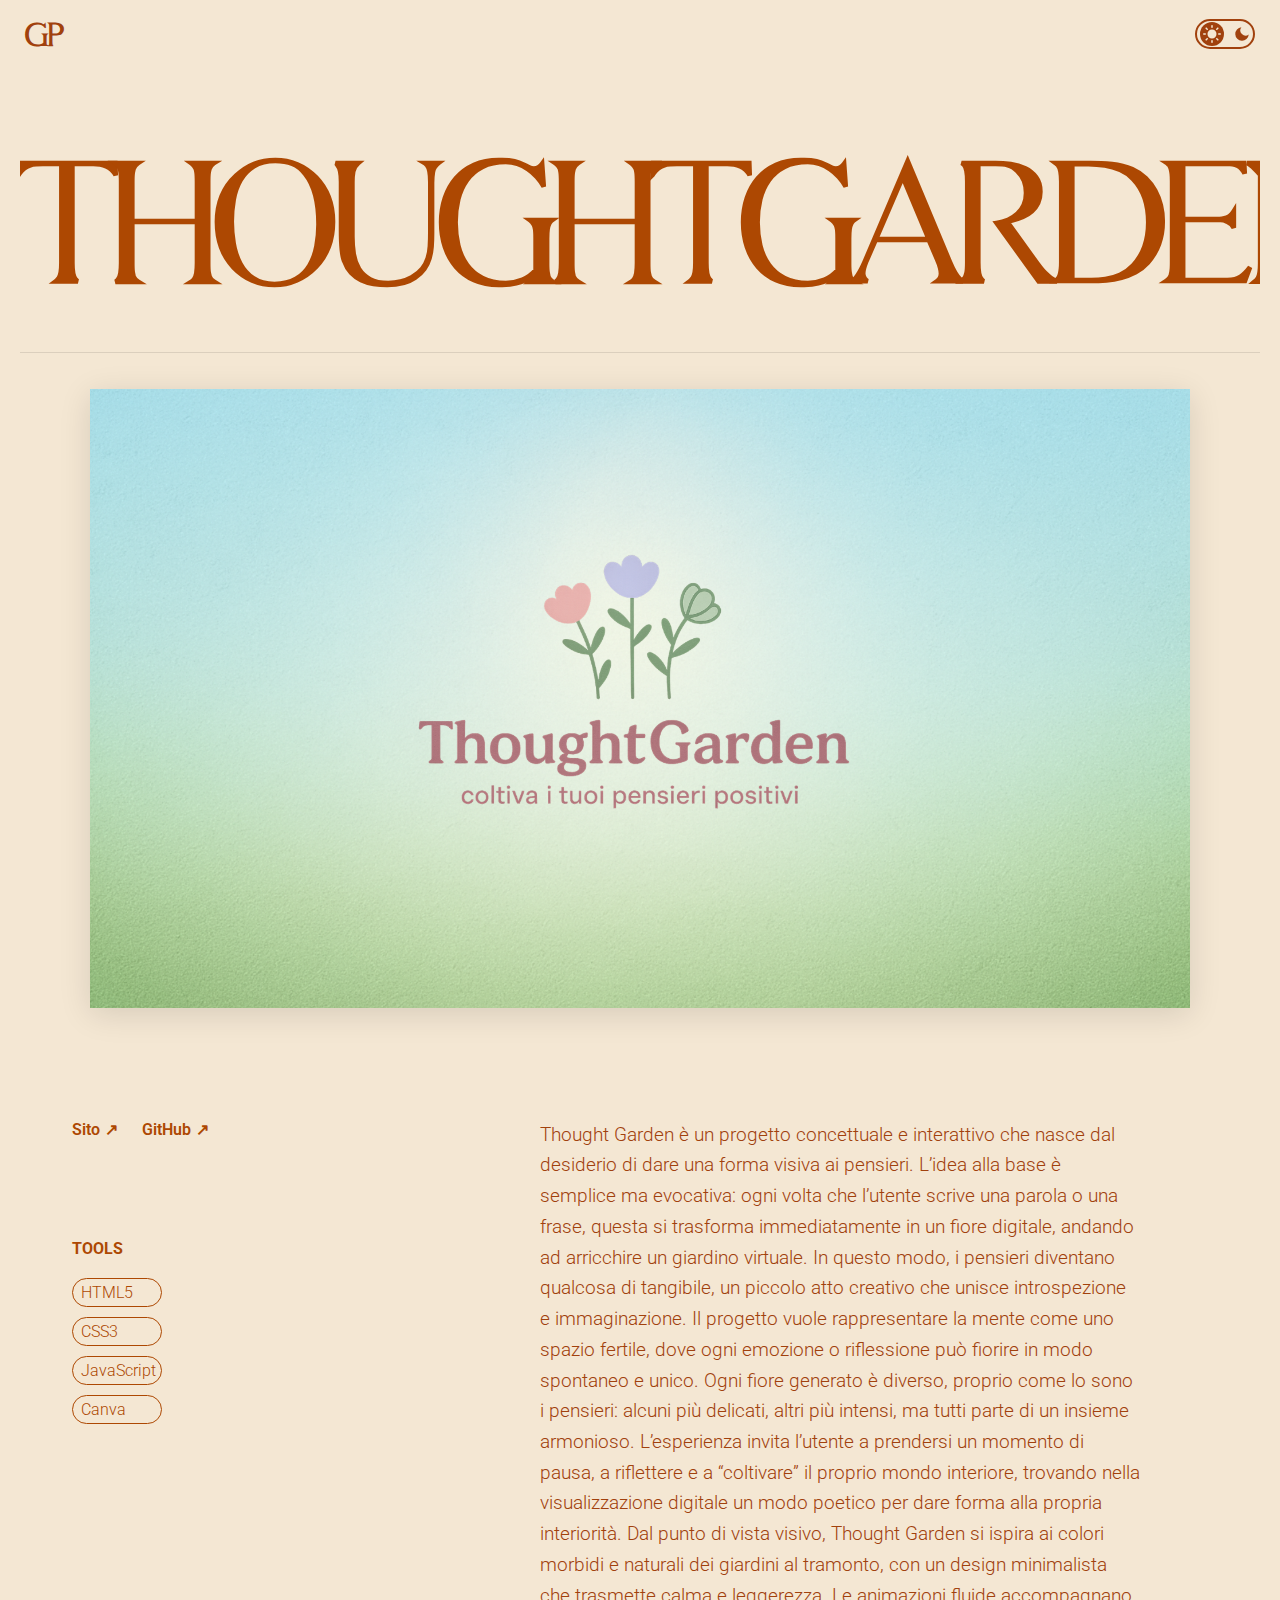
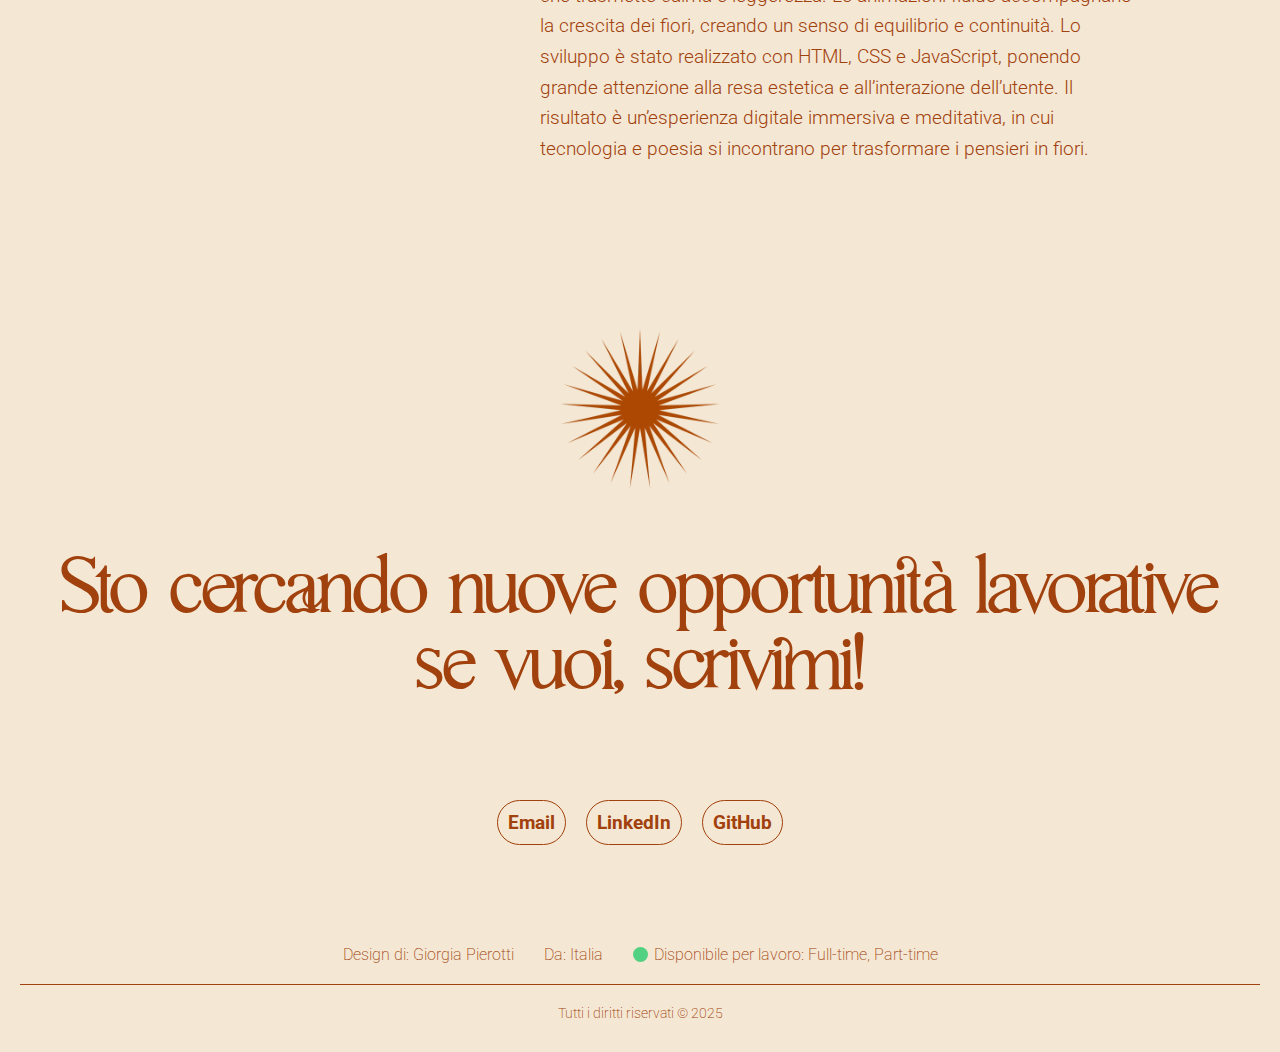
<file: tg.html>
<!DOCTYPE html>
<html lang="it">
<head>
<meta charset="UTF-8">
<meta name="viewport" content="width=device-width, initial-scale=1.0">
<title>Portfolio Giorgia Pierotti</title>
<link rel="stylesheet" href="css/projects.css">
<link rel="preconnect" href="https://fonts.googleapis.com">
<link rel="preconnect" href="https://fonts.gstatic.com" crossorigin>
<link href="https://fonts.googleapis.com/css2?family=Roboto:ital,wght@0,100..900;1,100..900&display=swap" rel="stylesheet">

</head>
<body>

  <!-- Navbar -->
 <header class="navbar">
  <div class="navbar-left">
    <a href="index.html" class="logo">GP</a>
  </div>


  
    <!-- Estrema destra -->
    <div class="navbar-right">
      <label class="switch">
        <input type="checkbox" id="darkModeSwitch">
        <span class="slider">
          <!-- Sole -->
          <svg class="icon sun" viewBox="0 0 24 24" width="18" height="18" fill="none" stroke="currentColor" stroke-width="2" stroke-linecap="round" stroke-linejoin="round">
            <circle cx="12" cy="12" r="5"/>
            <line x1="12" y1="1" x2="12" y2="3"/>
            <line x1="12" y1="21" x2="12" y2="23"/>
            <line x1="4.22" y1="4.22" x2="5.64" y2="5.64"/>
            <line x1="18.36" y1="18.36" x2="19.78" y2="19.78"/>
            <line x1="1" y1="12" x2="3" y2="12"/>
            <line x1="21" y1="12" x2="23" y2="12"/>
            <line x1="4.22" y1="19.78" x2="5.64" y2="18.36"/>
            <line x1="18.36" y1="5.64" x2="19.78" y2="4.22"/>
          </svg>
  
          <!-- Luna -->
          <svg class="icon moon" viewBox="0 0 24 24" width="18" height="18" fill="currentColor">
            <path d="M21 12.79A9 9 0 1 1 11.21 3 7 7 0 0 0 21 12.79z"/>
          </svg>
        </span>
      </label>
    </div>
  </header>
  
  <script>
    const switchBtn = document.getElementById('darkModeSwitch');
    
    // funzione che cambia tutte le immagini light/dark
    function changeImages(mode) {
  document.querySelectorAll('img').forEach(img => {
    if (mode === 'dark' && img.src.includes('light_')) {
      img.src = img.src.replace('light_', 'dark_');
    } else if (mode === 'light' && img.src.includes('dark_')) {
      img.src = img.src.replace('dark_', 'light_');
    }
  });
}
    // click sullo switch
    switchBtn.addEventListener('change', () => {
      document.body.classList.toggle('dark-mode');
      const mode = document.body.classList.contains('dark-mode') ? 'dark' : 'light';
      localStorage.setItem('theme', mode);
      changeImages(mode);
    });
    
    // caricamento iniziale
    window.addEventListener('DOMContentLoaded', () => {
      const saved = localStorage.getItem('theme');
      if (saved === 'dark') {
        document.body.classList.add('dark-mode');
        switchBtn.checked = true;
        changeImages('dark');
      } else {
        changeImages('light');
      }
    });
    </script>
    
 

    




<section class="project-section">
  <!-- Titolo che scorre -->
  <div class="title-wrapper">
    <div class="marquee">
      <div class="marquee__inner">
        <span class="item marquee__text">ThoughtGarden     ThoughtGarden    </span>
        <span class="item marquee__text">ThoughtGarden     ThoughtGarden   </span>
      </div>
    </div>
  </div>

  <!-- Foto grande centrata -->
  <div class="image-wrapper">
    <img src="img/Progetto senza titolo copia.png"/>
  </div>
</section>
</section>



  <script>
  // Duplichiamo automaticamente il contenuto per ottenere loop continuo
  (function(){
    const inner = document.getElementById('marqueeInner');
    if (!inner) return;
    // se contiene già più di una ripetizione, non duplicare ulteriormente
    // (safe-guard se incolli più volte)
    if (inner.dataset.duplicated === "true") return;
    inner.innerHTML = inner.innerHTML + inner.innerHTML;
    inner.dataset.duplicated = "true";

    // Opzionale: regola la durata in base alla lunghezza del contenuto
    // (commenta se vuoi durate fisse)
    try {
      const width = inner.getBoundingClientRect().width;
      const speedBase = 0.02; // seconds per px, alza per rallentare
      const computed = Math.max(8, Math.round(width * speedBase));
      inner.style.animationDuration = computed + 's';
    } catch(e){
      // nothing
    }
  })();
</script>




  
  




<section class="project-detail">
  <!-- Link + Tools a sinistra -->
  <div class="project-left">
    <div class="project-links">
      <a href="https://giorgiepi.github.io/ThoughtGarden/" target="_blank">
        Sito <span class="arrow">↗</span>
      </a>
      <a href="https://github.com/GiorgiePi/ThoughtGarden" target="_blank">
        GitHub <span class="arrow">↗</span>
      </a>
    </div>

    <div class="project-tools">
      <h4>TOOLS</h4>
      <ul>
        <li>HTML5</li>
        <li>CSS3</li>
        <li>JavaScript</li>
        <li>Canva</li>
      </ul>
    </div>
  </div>

  <!-- Descrizione a destra -->
  <div class="project-right">
    <p>
      Thought Garden è un progetto concettuale e interattivo che nasce dal desiderio di dare una forma visiva ai pensieri. L’idea alla base è semplice ma evocativa: ogni volta che l’utente scrive una parola o una frase, questa si trasforma immediatamente in un fiore digitale, andando ad arricchire un giardino virtuale. In questo modo, i pensieri diventano qualcosa di tangibile, un piccolo atto creativo che unisce introspezione e immaginazione.

Il progetto vuole rappresentare la mente come uno spazio fertile, dove ogni emozione o riflessione può fiorire in modo spontaneo e unico. Ogni fiore generato è diverso, proprio come lo sono i pensieri: alcuni più delicati, altri più intensi, ma tutti parte di un insieme armonioso. L’esperienza invita l’utente a prendersi un momento di pausa, a riflettere e a “coltivare” il proprio mondo interiore, trovando nella visualizzazione digitale un modo poetico per dare forma alla propria interiorità.

Dal punto di vista visivo, Thought Garden si ispira ai colori morbidi e naturali dei giardini al tramonto, con un design minimalista che trasmette calma e leggerezza. Le animazioni fluide accompagnano la crescita dei fiori, creando un senso di equilibrio e continuità.
Lo sviluppo è stato realizzato con HTML, CSS e JavaScript, ponendo grande attenzione alla resa estetica e all’interazione dell’utente. Il risultato è un’esperienza digitale immersiva e meditativa, in cui tecnologia e poesia si incontrano per trasformare i pensieri in fiori.
</section>











    
  <div class="footer-container">
  
    <img src="img/light_star.webp" alt="stella" class="centered-star">
  </div>
  
    
      
  
  
  
  
  <footer class="site-footer">
    <!-- Sezione domande -->
    <div class="footer-contact">

      <h2>Sto cercando nuove opportunità lavorative <br>se vuoi, scrivimi!</h2>
      <div class="footer-links">
        <a href="mailto:Giorgia98.gp@gmail.com" target="_blank">Email</a>
        
        <a href="https://www.linkedin.com/in/giorgia-pierotti-470b11233/" target="_blank">LinkedIn</a>
        <a href="https://github.com/GiorgiePi" target="_blank">GitHub</a>
      </div>
    </div>
  
    <!-- Sezione info -->
    <div class="footer-info">
      <p>Design di: Giorgia Pierotti</p>
      <p>Da: Italia</p>
      <p><span class="online-dot"></span>Disponibile per lavoro: Full-time, Part-time </p>
    </div>
  
    <!-- Copyright -->
    <div class="footer-copy">
      <p> Tutti i diritti riservati © 2025</p>
    </div>
  </footer>
  
  
    
  

</body>

</html>
</file>
<file: css/progettofigma.css>
/* =========================
   BODY BASE
========================= */
* { box-sizing: border-box; margin:0; padding:0; }

@font-face {
    font-family: 'Gallient';
    src: url('../fonts/Gallient-Regular.woff2') format('woff2'),
         url('../fonts/Gallient-Regular.woff') format('woff');
    font-weight: normal;
    font-style: normal;
  }
  

@font-face {
    font-family: 'Harmond';
    src: url('../fonts/Harmond-ExtraBoldExpanded.woff2') format('woff2'),
         url('../fonts/Harmond-ExtraBoldExpanded.woff') format('woff');
    font-weight: normal;
    font-style: normal;
  }
  
  html, body {
    overflow-x: hidden;
  }
  html {
    scroll-behavior: smooth;
  }
body {
    margin: 0;
    padding: 0;
 
    background-color: #f4e7d3; /* crema chiaro */
    color:#ad4802; /* rame/ocra */
    transition: background-color 0.4s, color 0.4s;
  }
  h1,h2{
    font-family: 'Gallient';
  }
  p,a{
    font-family: "Roboto", sans-serif;
    font-weight:200;
  }
  /* =========================
     NAVBAR
  ========================= */
  /* Navbar */
.navbar {
  display: flex;
  align-items: center;
  justify-content: space-between;
  padding: 15px 25px;
  background: #f4e7d3; /* colore chiaro */
}

/* Logo */
.logo {
  font-family: 'Gallient';
  font-size: 1.8rem;
  font-weight: bold;
  color: #a1410d;
  text-decoration: none;

}

/* Switch */
.switch {
  position: relative;
  display: inline-block;
  width: 60px;
  height: 30px;
}

.switch input {
  display: none;
}

.slider {
  position: absolute;
  inset: 0;
  background: none;
  border: 2px solid #a1410d;
  border-radius: 999px;
  display: flex;
  align-items: center;
  justify-content: space-between;
  padding: 0 6px;
  color: #a1410d;
  font-size: 16px;
}

/* Pallina mobile */
.slider::before {
  content: "";
  position: absolute;
  height: 24px;
  width: 24px;
  left: 3px;
  top: 50%;
  transform: translateY(-50%);
  background-color: #a1410d;
  border-radius: 50%;
  transition: transform 0.3s ease;
}

/* quando attivo si sposta a destra */
.switch input:checked + .slider::before {
  transform: translate(30px, -50%);
}

/* Icone dentro allo switch */

.slider .icon {
  z-index: 1;
  pointer-events: none;
  transition: color 0.3s ease, fill 0.3s ease;
}

/* Colore base (luna e sole) */

.slider .moon {
  color: #a1410d; /* colore marrone come il bordo */
  stroke: #a1410d;
  fill:#a1410d;
  transform: translateX(4px); 
}

.slider .sun{
  color: #F4E7D3; /* colore marrone come il bordo */
  stroke: #F4E7D3;
  fill:#F4E7D3;
}



:root {
  --marquee-duration: 15s;   /* Velocità dell'animazione */
  --marquee-gap: 4rem;       /* Spazio tra le ripetizioni */
  --title-border: 1px solid rgba(0,0,0,0.1);
  --max-image-width: 1100px;
}

.project-section {
  max-width: 1400px;
  margin: 0 auto;
  padding: 48px 20px;
  box-sizing: border-box;
}

/* CONTENITORE DEL TITOLO */
.title-wrapper {
  overflow: hidden;
  border-bottom: var(--title-border);
  padding-bottom: 18px;
  margin-bottom: 36px;
  position: relative;
}

.marquee {
  display: block;
}

.marquee__inner {
  display: inline-block;
  white-space: nowrap;
  will-change: transform;
  animation: marquee var(--marquee-duration) linear infinite;
}

.marquee__inner .item {
  display: inline-block;
  padding-right: var(--marquee-gap);
  vertical-align: middle;
}

.marquee__text {
  font-family: 'Gallient';
  font-weight: 700;
  font-size: 200px;
  letter-spacing: -0.02em;
  text-transform: uppercase;
  white-space: nowrap;
}

@keyframes marquee {
  from { transform: translateX(0); }
  to { transform: translateX(-50%); }
}


/* FOTO CENTRATA */
.image-wrapper {
  text-align: center;
  margin-top: 8px;
}
.image-wrapper video,.image-wrapper img {
  display: block;
  margin: 0 auto;
  width: 100%;
  max-width: var(--max-image-width);
  height: auto;
  
  box-shadow: 0 6px 30px rgba(0,0,0,0.12);
  object-fit: cover;
}




/* Contenitore generale */
.carousel-wrapper {
  display: flex;
  flex-direction: column; /* frecce sopra, carosello sotto */
  align-items: center;
  width: 100%;
  max-width: 900px;
  gap: 10px;
  margin: 0 auto;
}


/* Barra superiore con le frecce */
.carousel-controls {
  display: flex;
  justify-content: flex-end; /* le sposta a destra */
  gap: 8px;
  width: 100%;
}

/* Frecce */
.carousel-button {
  background: none;
  border: none;
  padding: 8px;
  cursor: pointer;
  opacity: 0.8;
  transition: transform 0.25s ease, opacity 0.25s ease;
}


/* Icone SVG */
.carousel-button svg {
  width: 28px;
  height: 28px;
  stroke:#a1410d;
  stroke-width: 1.8;
  stroke-linecap: round;
  stroke-linejoin: round;
  transition: stroke 0.3s ease;
}

.carousel-button:hover svg {
 transform: scale(1.3);
  opacity: 1;
}

/* Area del carosello */
.carousel {
  width: 100%;
  overflow: hidden;
  box-shadow: 0 4px 15px rgba(0, 0, 0, 0.15);
}

/* Scorrimento delle immagini */
.carousel-track {
  display: flex;
  transition: transform 0.5s ease-in-out;
}

/* Singole slide */
.carousel-slide {
  min-width: 100%;
}

.carousel-slide img {
  width: 100%;
  display: block;
}











.project-detail {
  display: flex;
  
  padding: 4rem 2rem;
  max-width: 1200px;
  margin: 0 auto;
  flex-wrap: wrap; /* per mobile */
  
}

.project-left, .project-right {
  flex: 1;
  
}

/* PARAGRAFO A DESTRA */
.project-right p {
  font-size: 1.2rem;
  line-height: 1.6;
  color:#a1410d;
  font-family: 'Roboto';
  font-weight: 300;
  width: 650px;
  
}

/* LINKS A SINISTRA */
.project-links {
  display: flex;
  gap: 1.5rem;
  margin-bottom: 1rem;
}

.project-links a {
  text-decoration: none;
  color: #ad4802;           /* colore arancione */
  font-weight: 600;
  display: inline-flex;
  align-items: center;
  transition: color 0.3s;
  
  
}

.project-links a:hover {
  color: #7c320a;
}

/* FRECCIA DIAGONALE */
.project-links a .arrow {
  margin-left: 0.3rem;
  display: inline-block;
  
  transition: transform 0.3s;
}

.project-links a:hover .arrow {
  transform: translate(2px, -2px);
}

/* TOOLS ARANCIONE */
.project-tools{
      transform: translateY(-90px);
}
.project-tools ul {
  list-style: none;
  padding: 0;
  margin: 0;
  color: #ad4802;
  font-weight: 300;
  font-family: 'Roboto';

  
}
.project-tools h4{
  font-family: 'Roboto';
  font-weight:bold;
  margin-bottom: 20px;
  margin-top: 100px;
}

.project-tools ul li {
  font-size: 1rem;
  margin-bottom: 0.25rem;
  border: 1px solid #ad4802;
  border-radius: 25px;
padding: 4px 8px;
margin-bottom: 10px;
  width: 90px;
}







 
  




  



.centered-star{
  display: block;       /* necessario perché margin auto funzioni */
  margin: 0 auto;       /* margini automatici ai lati */
  max-width: 200px;     /* opzionale, per ridimensionare */
  height: auto;  
  animation: rotateStar 12s linear infinite;
margin-top: 200px!important;

}
/* Rotazione stella */
  @keyframes rotateStar {
    0% { transform: rotate(0deg); }
    100% { transform: rotate(360deg); }
  }



  .site-footer {
    background-color: #f4e7d3;
    color: #a1410d;
   text-align: center;
    padding: 60px 20px;
    font-family: sans-serif;
  }
  
 .footer-contact h2 {
      font-size: 4.3rem;
  margin: 0 auto;
  line-height: 1.1;
  max-width: 1300px; /* limite massimo, ma flessibile */
  width: 100%;      /* si adatta allo schermo */
  text-align: center;
  }
  
  
  .footer-links {
    display: flex;
    justify-content: center;
    gap: 20px;
    margin-bottom: 40px;
    font-size: 1.2rem;
    margin-top: 100px;
    font-family: 'Roboto';
   

  }
  
  .footer-links a {
    text-decoration: none;
    color: #a1410d;
    font-weight: bold;
    transition: color 0.3s;
    border: 1px solid #a1410d;
    border-radius: 25px;
    padding: 10px;
  }
  
  .footer-links a:hover {
    background-color: #a1410d;
    color: #f4e7d3;
  }
  
  .footer-info {
    display: flex;
    justify-content: center;
    flex-wrap: wrap;
    gap: 30px;
    font-size: 1rem;
    margin-bottom: -80px;
  margin-top: 100px;
  }
  
  .footer-info p {
    margin: 0;
    display: flex;
    align-items: center;
    gap: 6px;
  }
  
  .online-dot {
    width: 15px;
    height: 15px;
    background-color: #2ecc70d0; /* verde */
    border-radius: 50%;
    display: inline-block;
    animation: blink 1s infinite;
  }
  
  @keyframes blink {
    0%, 50%, 100% { opacity: 1; }
    25%, 75% { opacity: 0; }
  }
  
  .footer-copy {
    margin-top: 100px;
    font-size: 0.9rem;
    color: #a1410d;
    border-top: 1px solid #a1410d;
    padding: 20px;
    margin-bottom: -50px;
  }
  
  
  


/* =========================
     DARK MODE
  ========================= */
  body.dark-mode {
    background-color: #1a1a1a; /* sfondo scuro */
    color:#F4E7D3; /* crema chiaro */
  }
  
  body.dark-mode .navbar {
    background-color: #1a1a1a; /* navbar scura */
    color: #F4E7D3;
  }
  
  /* Opzionale: puoi aggiungere transizioni per tutti gli elementi */
  * {
    transition: background-color 0.4s, color 0.4s;
  }




body.dark-mode .slider {
  border-color: #F4E7D3;   /* contorno del bottone */
  color: #F4E7D3;
}

body.dark-mode .slider::before {
  background-color: #F4E7D3;   /* pallina mobile */
}

body.dark-mode .slider .moon {
  color: #F4E7D3;  /* luna */
  fill: #1a1a1a;
  transform: translateX(4px); 
}

body.dark-mode .slider .sun {
  color: #F4E7D3;  /* sole */
  stroke: #F4E7D3;
  fill: none;   
   /* lo lasciamo solo con i raggi */
}


  body.dark-mode {
    background-color: #1a1a1a;
    color: #F4E7D3;
  }
  
  
  /* Bottone Learn More */
  body.dark-mode .btn {
    border: 1px solid #F4E7D3;
    color: #F4E7D3;
    background-color: transparent;
  }
  body.dark-mode .btn:hover {
    background-color: #F4E7D3;
    color: #1a1a1a;
  }
  
 


  body.dark-mode .project-right p,body.dark-mode .project-tools ul li,
body.dark-mode.project-tools ul, body.dark-mode .project-links a{
   color: #F4E7D3;
}
 body.dark-mode .project-tools ul li{
  border: 1px solid #F4E7D3;
 }
  /* Footer */
  body.dark-mode .site-footer {
    background-color: #1a1a1a;
    color: #F4E7D3;
  }
  body.dark-mode .footer-links a {
    border: 1px solid #F4E7D3;
    color: #F4E7D3;
  }
  body.dark-mode .footer-links a:hover {
    background-color: #F4E7D3;
    color: #1a1a1a;
  }
  body.dark-mode .footer-copy {
    color: #F4E7D3;
    border-top: 1px solid #F4E7D3;
  }
  
body.dark-mode .logo{
  color: #F4E7D3;
}


body.dark-mode .carousel-button svg{
  stroke:#F4E7D3;
}




/* =========================
   MEDIA QUERY: SMARTPHONE
   max-width: 600px (o inferiore)
========================= */
@media (max-width: 600px) {

    /* --- BODY BASE & UTILITY --- */
    body {
        padding-left: 10px;
        padding-right: 10px;
    }
    .navbar {
        padding: 10px 15px;
    }

 
  .container {
    grid-template-columns: 1fr;
    height: auto;
    padding: 20px;
    gap: 24px;
     margin-bottom: -40px;

  }

  .image-below {
    aspect-ratio: 4/5;
    width: 100%;
    margin-bottom: 30px;
  }

  .image-below img,
  .image-below video {
    width: 100%;
    height: 100%;
    object-fit: cover;
  }
  .carousel-wrapper {
    width: 90%;
  }

  .carousel-button svg {
    width: 22px;
    height: 22px;
  }

.carousel-button svg {
 
  stroke:#a1410d!important;
  
}




.project-section {
    padding: 20px 10px;
    margin-top: 20px;
  }

 .marquee__text {
    font-size: 80px; /* riduci il titolo per mobile */
  }
  .image-wrapper img,  .image-wrapper video {
    max-width: 100%;
    height: auto;
  }

  /* =========================
     PROJECT DETAIL
  ========================= */
  .project-detail {
    flex-direction: column; /* stack verticale */
    padding: 2rem 1rem;
    gap: 20px; /* spazio tra left e right */
  }
 .project-tools{
    font-size: 25px;
  }
  .project-left, .project-right {
    width: 100%;
    min-width: unset;
  }

  .project-right p {
    width: 100%;
     font-size: 20px;  
     font-weight: 300;
    line-height: 1.4;
    margin-top: -40px;
  }

  .project-tools h4 {
    margin-top: 80px;
  }

 .project-tools ul {
    display: flex;          /* attiva flexbox */
    flex-wrap: wrap;        /* se non ci stanno tutti, vanno a capo */
    justify-content: center; /* centra gli items */
    gap: 10px;              /* spazio tra i tools */
    padding: 0;
    margin: 0;
    margin-top: 20px;
   
  }

  .project-tools ul li {
    width: auto;           /* larghezza automatica */
    padding: 4px 8px;      /* padding ridotto per mobile */
     font-size: 18px;       /* testo leggermente più piccolo */
  }

 












/* Contenitore del carosello: diventa colonna */
  .carousel-wrapper {
    flex-direction: column;
    align-items: flex-end;   /* allinea le frecce a destra */
    gap: 10px;               /* spazio tra frecce e carosello */
  }

  /* Bottoni in una riga sopra */
  .carousel-buttons-row {
    display: flex;
    justify-content: flex-end;
    gap: 8px;
    width: 100%;
  }

  .carousel-button {
    background: none;
    border: none;
    padding: 6px;
    cursor: pointer;
    opacity: 0.8;
    transition: transform 0.25s ease, opacity 0.25s ease;
  }

  .carousel-button:hover {
    opacity: 1;
    transform: scale(1.1);
  }

  .carousel-button svg {
    width: 22px;
    height: 22px;
    stroke: #333;
    stroke-width: 1.8;
    stroke-linecap: round;
    stroke-linejoin: round;
    transition: stroke 0.3s ease;
  }

  .carousel-button:hover svg {
    stroke: #a9c8a7; /* verde delicato all’hover */
  }

  .carousel {
    width: 100%;
  }

 
    /* --- FOOTER --- */
    .centered-star{
      margin-top: -30px;
      width: 150px;
      margin-bottom: 10px;
    }
    .site-footer {
        padding: 40px 15px;
    }

    .footer-contact h2 {
        font-size: 50px;
        width: auto;
    }

    .footer-links {
        flex-direction: column;
        margin-top: 40px;
        gap: 10px;
        width: 100px;
        margin: auto;
        margin-top: 70px;
        font-weight: 300;
    }

    .footer-info {
        flex-direction:row;
        margin-top: 10px;
        gap: 20px;
        transform: translateY(70px);
        font-size: 13px;
    }

    .footer-copy {
        margin-top: 180px;
        padding: 10px;
        margin-bottom: 0!important;
    }
}

@media screen and (min-width: 1024px) and (max-width: 1299px){
   .marquee__text {
  
  font-size: 150px;
  
}
.project-right p {
  width: 600px;
 transform: translateX(-100px);
}
.centered-star{
  width: 160px;
  height: 160px;
}
}
@media screen and (min-width: 1300px) and (max-width: 1439px){
    


 
 
  /* --- FOOTER --- */
    .centered-star{
      width: 150px;
      margin-bottom: 40px;
    }
    .site-footer {
        padding: 40px 15px;
    }

    .footer-contact h2 {
        font-size: 4rem;
        width: auto;
    }

    .footer-links {
        flex-direction: column;
        margin-top: 40px;
        gap: 10px;
        width: 100px;
        margin: auto;
        margin-top: 70px;
    }

    .footer-info {
        flex-direction:row;
        margin-top: 10px;
        gap: 20px;
        transform: translateY(70px);
        font-size: 17px;
    }

    .footer-copy {
        margin-top: 200px;
        padding: 20px;
        margin-bottom: 0;
    }
}


@media screen and (min-width: 1440px) and (max-width: 1919px) {
    
  
  


  .logo{
    font-size: 2rem;
  }

.project-section {
  max-width: 1200px;
 
}

.project-links a,.project-tools ul li,.project-right p{
font-size: 1.2rem;
}
.project-tools ul li{
  width: 73px;
}
.project-tools h4{
  font-size: 1.3rem;
  margin-bottom: 60px;
}
  .marquee__text {
  
  font-size: 160px;
  
}





.container {
  display: flex;             /* attiva Flexbox */
  justify-content: center;   /* centra le immagini orizzontalmente */
  gap: 50px;                 /* spazio tra le immagini */
  flex-wrap: wrap;  
  margin-top: 100px;  
  margin-bottom: 200px; 
       /* permette di andare su più righe su schermi piccoli */
}

/* Stile delle immagini */
.container img {
  width: 500px;              /* larghezza iniziale, puoi cambiare */
  max-width: 100%;           /* evita che escano dal contenitore */
  height: auto;              /* mantiene proporzioni */
}


  /* --- FOOTER --- */
      .centered-star{
  display: block;       /* necessario perché margin auto funzioni */
  margin: 0 auto;       /* margini automatici ai lati */
  max-width: 170px;     /* opzionale, per ridimensionare */
  height: auto;  
  animation: rotateStar 12s linear infinite;
margin-top: 100px;

}
  
    .site-footer {
        padding: 40px 15px;
    }

    .footer-contact h2 {
        font-size: 4rem;
        width: auto;
    }

.footer-links {
        flex-direction: column;
        margin-top: 40px;
        gap: 10px;
        width: 140px;
        margin: auto;
        margin-top: 70px;
        font-size: 1.1rem;
    }

    .footer-info {
        flex-direction:row;
        margin-top: 10px;
        gap: 20px;
        transform: translateY(70px);
        font-size: 20px;
    }
    .footer-copy {
        margin-top: 200px;
        padding: 20px;
        margin-bottom: 0;
        font-size: 18px;
    }
}
@media (min-width: 1919px) {
  .container {
    display: flex;                /* garantisce layout orizzontale */
    justify-content: center;      /* centra orizzontalmente */
    align-items: center;          /* centra verticalmente */
    gap: 40px;                    /* distanza equilibrata tra immagini */
    max-width: 1600px;            /* limita l’estensione massima del contenuto */
    margin: 0 auto;               /* centra il blocco nella pagina */
  }

  .image-below img {
    max-width: 650px;             /* evita che crescano troppo */
    height: auto;
    margin-bottom: 300px;
    margin-top: 200px;
  }
  .project-right p{
    font-size: 1.5rem;
    width: 800px;
  }
  .project-tools h4{
    font-size: 1.7rem;
  }
   .project-tools ul li{
    font-size: 1.5rem;
  }
  .marquee__text {
 
  font-size: 250px;

}
.project-section {
  max-width: 1900px;
 
}
.switch {
    width: 100px;   /* era 60px */
    height: 60px;  /* era 30px */
  }

  .slider {
    padding: 0 8px;  /* un po' più di spazio interno */
    font-size: 18px;
  }

  .slider::before {
    width: 40px;   /* era 24px */
    height: 40px;
    left: 4px;
  }

  .switch input:checked + .slider::before {
    transform: translate(50px, -50%); /* era 30px, aumenta in base alla nuova larghezza */
  }

  .slider .icon {
    width: 30px;
    height: 30px;
  } 
  .logo{
    font-size: 3rem;
  }


  /* Contenitore generale */
.carousel-wrapper {
 
  width: 100%;
  max-width: 1200px;
 
}





/* Icone SVG */
.carousel-button svg {
  width: 50px;
  height: 50px;
  stroke:#a1410d;
  stroke-width:1.8;
  stroke-linecap: round;
  stroke-linejoin: round;
  transition: stroke 0.3s ease;
}




/* --- FOOTER --- */
   .centered-star{
  display: block;       /* necessario perché margin auto funzioni */
  margin: 0 auto;       /* margini automatici ai lati */
  max-width: 250px;     /* opzionale, per ridimensionare */
  height: auto;  
  animation: rotateStar 12s linear infinite;
margin-top: 100px;

}
  

    .site-footer {
        padding: 40px 15px;
    }

    .footer-contact h2 {
        font-size: 6rem;
        width: auto;
        max-width: 900px;
margin: 0 auto;
text-align: center;

    }

    .footer-links {
           display: flex;              /* assicurati che rimanga attivo */
    flex-direction: column;
    align-items: center;        /* centra i link nella colonna */
    justify-content: center;
    gap: 10px;
    width: 140px;
    margin: 70px auto 0;
    font-size: 1.5rem;
    }

    .footer-info {
        flex-direction:row;
        margin-top: 10px;
        gap: 20px;
        transform: translateY(70px);
        font-size: 25px;
    }

    .footer-copy {
        margin-top: 200px;
        padding: 20px;
        margin-bottom: 0;
        font-size: 18px;
    }




}
</file>
<file: css/projects.css>
/* =========================
   BODY BASE
========================= */
* { box-sizing: border-box; margin:0; padding:0; }

@font-face {
    font-family: 'Gallient';
    src: url('../fonts/Gallient-Regular.woff2') format('woff2'),
         url('../fonts/Gallient-Regular.woff') format('woff');
    font-weight: normal;
    font-style: normal;
  }
  

@font-face {
    font-family: 'Harmond';
    src: url('../fonts/Harmond-ExtraBoldExpanded.woff2') format('woff2'),
         url('../fonts/Harmond-ExtraBoldExpanded.woff') format('woff');
    font-weight: normal;
    font-style: normal;
  }
  
  html, body {
    overflow-x: hidden;
  }
  html {
    scroll-behavior: smooth;
  }
body {
    margin: 0;
    padding: 0;
 
    background-color: #f4e7d3; /* crema chiaro */
    color:#ad4802; /* rame/ocra */
    transition: background-color 0.4s, color 0.4s;
  }
  h1,h2{
    font-family: 'Gallient';
  }
  p,a{
    font-family: "Roboto", sans-serif;
    font-weight:200;
  }
  /* =========================
     NAVBAR
  ========================= */
  /* Navbar */
.navbar {
  display: flex;
  align-items: center;
  justify-content: space-between;
  padding: 15px 25px;
  background: #f4e7d3; /* colore chiaro */
}

/* Logo */
.logo {
  font-family: 'Gallient';
  font-size: 1.8rem;
  font-weight: bold;
  color: #a1410d;
  text-decoration: none;

}

/* Switch */
.switch {
  position: relative;
  display: inline-block;
  width: 60px;
  height: 30px;
}

.switch input {
  display: none;
}

.slider {
  position: absolute;
  inset: 0;
  background: none;
  border: 2px solid #a1410d;
  border-radius: 999px;
  display: flex;
  align-items: center;
  justify-content: space-between;
  padding: 0 6px;
  color: #a1410d;
  font-size: 16px;
}

/* Pallina mobile */
.slider::before {
  content: "";
  position: absolute;
  height: 24px;
  width: 24px;
  left: 3px;
  top: 50%;
  transform: translateY(-50%);
  background-color: #a1410d;
  border-radius: 50%;
  transition: transform 0.3s ease;
}

/* quando attivo si sposta a destra */
.switch input:checked + .slider::before {
  transform: translate(30px, -50%);
}

/* Icone dentro allo switch */

.slider .icon {
  z-index: 1;
  pointer-events: none;
  transition: color 0.3s ease, fill 0.3s ease;
}

/* Colore base (luna e sole) */

.slider .moon {
  color: #a1410d; /* colore marrone come il bordo */
  fill:#a1410d;
  transform: translateX(4px); 
}

.slider .sun{
  color: #F4E7D3; /* colore marrone come il bordo */
  fill:#F4E7D3;
}



:root {
  --marquee-duration: 15s;   /* Velocità dell'animazione */
  --marquee-gap: 4rem;       /* Spazio tra le ripetizioni */
  --title-border: 1px solid rgba(0,0,0,0.1);
  --max-image-width: 1100px;
}

.project-section {
  max-width: 1400px;
  margin: 0 auto;
  padding: 48px 20px;
  box-sizing: border-box;
}

/* CONTENITORE DEL TITOLO */
.title-wrapper {
  overflow: hidden;
  border-bottom: var(--title-border);
  padding-bottom: 18px;
  margin-bottom: 36px;
  position: relative;
}

.marquee {
  display: block;
}

.marquee__inner {
  display: inline-block;
  white-space: nowrap;
  will-change: transform;
  animation: marquee var(--marquee-duration) linear infinite;
}

.marquee__inner .item {
  display: inline-block;
  padding-right: var(--marquee-gap);
  vertical-align: middle;
}

.marquee__text {
  font-family: 'Gallient';
  font-weight: 700;
  font-size: 200px;
  letter-spacing: -0.02em;
  text-transform: uppercase;
  white-space: nowrap;
}

@keyframes marquee {
  from { transform: translateX(0); }
  to { transform: translateX(-50%); }
}


/* FOTO CENTRATA */
.image-wrapper {
  text-align: center;
  margin-top: 8px;
}
.image-wrapper img {
  display: block;
  margin: 0 auto;
  width: 100%;
  max-width: var(--max-image-width);
  height: auto;
  
  box-shadow: 0 6px 30px rgba(0,0,0,0.12);
  object-fit: cover;
}














.project-detail {
  display: flex;
  
  padding: 4rem 2rem;
  max-width: 1200px;
  margin: 0 auto;
  flex-wrap: wrap; /* per mobile */
}

.project-left, .project-right {
  flex: 1;
  min-width: 280px;
}

/* PARAGRAFO A DESTRA */
.project-right p {
  font-size: 1.2rem;
  line-height: 1.6;
  color:#a1410d;
  font-family: 'Roboto';
  font-weight: 300;
  width: 650px;
  
}

/* LINKS A SINISTRA */
.project-links {
  display: flex;
  gap: 1.5rem;
  margin-bottom: 1rem;
}

.project-links a {
  text-decoration: none;
  color: #ad4802;           /* colore arancione */
  font-weight: 600;
  display: inline-flex;
  align-items: center;
  transition: color 0.3s;
  
  
}

.project-links a:hover {
  color: #7c320a;
}

/* FRECCIA DIAGONALE */
.project-links a .arrow {
  margin-left: 0.3rem;
  display: inline-block;
  
  transition: transform 0.3s;
}

.project-links a:hover .arrow {
  transform: translate(2px, -2px);
}

/* TOOLS ARANCIONE */
.project-tools ul {
  list-style: none;
  padding: 0;
  margin: 0;
  color: #ad4802;
  font-weight: 300;
  font-family: 'Roboto';
  
}
.project-tools h4{
  font-family: 'Roboto';
  font-weight:bold;
  margin-bottom: 20px;
  margin-top: 100px;
}

.project-tools ul li {
  font-size: 1rem;
  margin-bottom: 0.25rem;
  border: 1px solid #ad4802;
  border-radius: 25px;
padding: 4px 8px;
margin-bottom: 10px;
  width: 90px;
}







 
  




  



.centered-star{
  display: block;       /* necessario perché margin auto funzioni */
  margin: 0 auto;       /* margini automatici ai lati */
  max-width: 200px;     /* opzionale, per ridimensionare */
  height: auto;  
  animation: rotateStar 12s linear infinite;
margin-top: 100px;

}
/* Rotazione stella */
  @keyframes rotateStar {
    0% { transform: rotate(0deg); }
    100% { transform: rotate(360deg); }
  }



  .site-footer {
    background-color: #f4e7d3;
    color: #a1410d;
   text-align: center;
    padding: 60px 20px;
    font-family: sans-serif;
  }
  
  .footer-contact h2 {
      font-size: 4.3rem;
  margin: 0 auto;
  line-height: 1.1;
  max-width: 1300px; /* limite massimo, ma flessibile */
  width: 100%;      /* si adatta allo schermo */
  text-align: center;
  }
  
  .footer-links {
    display: flex;
    justify-content: center;
    gap: 20px;
    margin-bottom: 40px;
    font-size: 1.2rem;
    margin-top: 100px;
    font-family: 'Roboto';
   

  }
  
  .footer-links a {
    text-decoration: none;
    color: #a1410d;
    font-weight: bold;
    transition: color 0.3s;
    border: 1px solid #a1410d;
    border-radius: 25px;
    padding: 10px;
  }
  
  .footer-links a:hover {
    background-color: #a1410d;
    color: #f4e7d3;
  }
  
  .footer-info {
    display: flex;
    justify-content: center;
    flex-wrap: wrap;
    gap: 30px;
    font-size: 1rem;
    margin-bottom: -80px;
  margin-top: 100px;
  }
  
  .footer-info p {
    margin: 0;
    display: flex;
    align-items: center;
    gap: 6px;
  }
  
  .online-dot {
    width: 15px;
    height: 15px;
    background-color: #2ecc70d0; /* verde */
    border-radius: 50%;
    display: inline-block;
    animation: blink 1s infinite;
  }
  
  @keyframes blink {
    0%, 50%, 100% { opacity: 1; }
    25%, 75% { opacity: 0; }
  }
  
  .footer-copy {
    margin-top: 100px;
    font-size: 0.9rem;
    color: #a1410d;
    border-top: 1px solid #a1410d;
    padding: 20px;
    margin-bottom: -50px;
  }
  
  
  


/* =========================
     DARK MODE
  ========================= */
  body.dark-mode {
    background-color: #1a1a1a; /* sfondo scuro */
    color:#F4E7D3; /* crema chiaro */
  }
  
  body.dark-mode .navbar {
    background-color: #1a1a1a; /* navbar scura */
    color: #F4E7D3;
  }
  
  /* Opzionale: puoi aggiungere transizioni per tutti gli elementi */
  * {
    transition: background-color 0.4s, color 0.4s;
  }




body.dark-mode .slider {
  border-color: #F4E7D3;   /* contorno del bottone */
  color: #F4E7D3;
}

body.dark-mode .slider::before {
  background-color: #F4E7D3;   /* pallina mobile */
}

body.dark-mode .slider .moon {
  color: #F4E7D3;  /* luna */
  fill: #1a1a1a;
  transform: translateX(4px); 
}

body.dark-mode .slider .sun {
  color: #F4E7D3;  /* sole */
  stroke: #F4E7D3;
  fill: none;   
   /* lo lasciamo solo con i raggi */
}


  body.dark-mode {
    background-color: #1a1a1a;
    color: #F4E7D3;
  }
  
  
  /* Bottone Learn More */
  body.dark-mode .btn {
    border: 1px solid #F4E7D3;
    color: #F4E7D3;
    background-color: transparent;
  }
  body.dark-mode .btn:hover {
    background-color: #F4E7D3;
    color: #1a1a1a;
  }
  
 


  body.dark-mode .project-right p,body.dark-mode .project-tools ul li,
body.dark-mode.project-tools ul, body.dark-mode .project-links a{
   color: #F4E7D3;
}
 body.dark-mode .project-tools ul li{
  border: 1px solid #F4E7D3;
 }
  /* Footer */
  body.dark-mode .site-footer {
    background-color: #1a1a1a;
    color: #F4E7D3;
  }
  body.dark-mode .footer-links a {
    border: 1px solid #F4E7D3;
    color: #F4E7D3;
  }
  body.dark-mode .footer-links a:hover {
    background-color: #F4E7D3;
    color: #1a1a1a;
  }
  body.dark-mode .footer-copy {
    color: #F4E7D3;
    border-top: 1px solid #F4E7D3;
  }
  
body.dark-mode .logo{
  color: #F4E7D3;
}







/* =========================
   MEDIA QUERY: SMARTPHONE
   max-width: 600px (o inferiore)
========================= */
@media (max-width: 600px) {

    /* --- BODY BASE & UTILITY --- */
    body {
        padding-left: 10px;
        padding-right: 10px;
    }
    .navbar {
        padding: 10px 15px;
    }

 






.project-section {
    padding: 20px 10px;
    margin-top: 20px;
  }

  .marquee__text {
    font-size: 80px; /* riduci il titolo per mobile */
  }

 .image-wrapper img,  .image-wrapper video {
    max-width: 100%;
    height: auto;
  }

  /* =========================
     PROJECT DETAIL
  ========================= */
  .project-links{
    font-size: 22px;
  }
  .project-tools{
    font-size: 25px;
  }
  .project-detail {
    flex-direction: column; /* stack verticale */
    padding: 2rem 1rem;
    gap: 20px; /* spazio tra left e right */
  }

  .project-left, .project-right {
    width: 100%;
    min-width: unset;
  }

  .project-right p {
    width: 100%;
     font-size: 20px;  
     font-weight: 300;
    line-height: 1.4;
  }

  .project-tools h4 {
    margin-top: 80px;
  }

 .project-tools ul {
    display: flex;          /* attiva flexbox */
    flex-wrap: wrap;        /* se non ci stanno tutti, vanno a capo */
    justify-content: center; /* centra gli items */
    gap: 10px;              /* spazio tra i tools */
    padding: 0;
    margin: 0;
    margin-top: 40px;
    margin-bottom: 10px;
  }

  .project-tools ul li {
    width: auto;           /* larghezza automatica */
    padding: 4px 8px;      /* padding ridotto per mobile */
    font-size: 18px;     /* testo leggermente più piccolo */
  }

  .project-links {
    flex-direction: row;
    gap: 10px;
  }








 
   /* --- FOOTER --- */
    .centered-star{
      margin-top: -30px;
      width: 150px;
      margin-bottom: 10px;
    }
    .site-footer {
        padding: 40px 15px;
    }

    .footer-contact h2 {
        font-size: 50px;
        width: auto;
    }

    .footer-links {
        flex-direction: column;
        margin-top: 40px;
        gap: 10px;
        width: 100px;
        margin: auto;
        margin-top: 70px;
        font-weight: 300;
    }

    .footer-info {
        flex-direction:row;
        margin-top: 10px;
        gap: 20px;
        transform: translateY(70px);
        font-size: 13px;
    }

    .footer-copy {
        margin-top: 180px;
        padding: 10px;
        margin-bottom: 0!important;
    }
}




@media screen and (min-width: 1024px) and (max-width: 1299px){
   .marquee__text {
  
  font-size: 150px;
  
}
.project-right p {
  width: 600px;
 transform: translateX(-100px);
}
.centered-star{
  width: 160px;
  height: 160px;
}
}
@media screen and (min-width: 1300px) and (max-width: 1439px){
    


 
 
  /* --- FOOTER --- */
    .centered-star{
      width: 150px;
      margin-bottom: 40px;
    }
    .site-footer {
        padding: 40px 15px;
    }

    .footer-contact h2 {
        font-size: 4rem;
        width: auto;
    }

    .footer-links {
        flex-direction: column;
        margin-top: 40px;
        gap: 10px;
        width: 100px;
        margin: auto;
        margin-top: 70px;
    }

    .footer-info {
        flex-direction:row;
        margin-top: 10px;
        gap: 20px;
        transform: translateY(70px);
        font-size: 17px;
    }

    .footer-copy {
        margin-top: 200px;
        padding: 20px;
        margin-bottom: 0;
    }
}
@media screen and (min-width: 1440px) and (max-width: 1919px) {
    
  
  


  .logo{
    font-size: 2rem;
  }

.project-section {
  max-width: 1200px;
 
}

.project-links a,.project-tools ul li,.project-right p{
font-size: 1.2rem;
}
.project-tools ul li{
  width: 110px;
}
.project-tools h4{
  font-size: 1.3rem;
  margin-bottom: 60px;
}
  .marquee__text {
  
  font-size: 160px;
  
}








  /* --- FOOTER --- */
      .centered-star{
  display: block;       /* necessario perché margin auto funzioni */
  margin: 0 auto;       /* margini automatici ai lati */
  max-width: 170px;     /* opzionale, per ridimensionare */
  height: auto;  
  animation: rotateStar 12s linear infinite;
margin-top: 100px;

}
  
    .site-footer {
        padding: 40px 15px;
    }

    .footer-contact h2 {
        font-size: 4rem;
        width: auto;
    }

.footer-links {
        flex-direction: column;
        margin-top: 40px;
        gap: 10px;
        width: 140px;
        margin: auto;
        margin-top: 70px;
        font-size: 1.1rem;
    }

    .footer-info {
        flex-direction:row;
        margin-top: 10px;
        gap: 20px;
        transform: translateY(70px);
        font-size: 20px;
    }
    .footer-copy {
        margin-top: 200px;
        padding: 20px;
        margin-bottom: 0;
        font-size: 18px;
    }
}
@media (min-width: 1919px) {
  .container {
    display: flex;                /* garantisce layout orizzontale */
    justify-content: center;      /* centra orizzontalmente */
    align-items: center;          /* centra verticalmente */
    gap: 40px;                    /* distanza equilibrata tra immagini */
    max-width: 1600px;            /* limita l’estensione massima del contenuto */
    margin: 0 auto;               /* centra il blocco nella pagina */
  }

  .image-below img {
    max-width: 650px;             /* evita che crescano troppo */
    height: auto;
    margin-bottom: 300px;
    margin-top: 200px;
  }
  .project-right p{
    font-size: 1.5rem;
    width: 800px;
  }
  .project-tools h4{
    font-size: 1.7rem;
  }
 
   .project-tools ul li{
    font-size: 1.5rem;
    width: 130px;
  }
  .project-links{
    font-size: 1.4rem;
  }
  .marquee__text {
 
  font-size: 250px;

}
.project-section {
  max-width: 1900px;
 
}
.switch {
    width: 100px;   /* era 60px */
    height: 60px;  /* era 30px */
  }

  .slider {
    padding: 0 8px;  /* un po' più di spazio interno */
    font-size: 18px;
  }

  .slider::before {
    width: 40px;   /* era 24px */
    height: 40px;
    left: 4px;
  }

  .switch input:checked + .slider::before {
    transform: translate(50px, -50%); /* era 30px, aumenta in base alla nuova larghezza */
  }

  .slider .icon {
    width: 30px;
    height: 30px;
  } 
  .logo{
    font-size: 3rem;
  }

/* --- FOOTER --- */
   .centered-star{
  display: block;       /* necessario perché margin auto funzioni */
  margin: 0 auto;       /* margini automatici ai lati */
  max-width: 250px;     /* opzionale, per ridimensionare */
  height: auto;  
  animation: rotateStar 12s linear infinite;
margin-top: 100px;

}
  

    .site-footer {
        padding: 40px 15px;
    }

    .footer-contact h2 {
        font-size: 6rem;
        width: auto;
        max-width: 900px;
margin: 0 auto;
text-align: center;

    }

    .footer-links {
           display: flex;              /* assicurati che rimanga attivo */
    flex-direction: column;
    align-items: center;        /* centra i link nella colonna */
    justify-content: center;
    gap: 10px;
    width: 140px;
    margin: 70px auto 0;
    font-size: 1.5rem;
    }

    .footer-info {
        flex-direction:row;
        margin-top: 10px;
        gap: 20px;
        transform: translateY(70px);
        font-size: 25px;
    }

    .footer-copy {
        margin-top: 200px;
        padding: 20px;
        margin-bottom: 0;
        font-size: 18px;
    }








}
</file>
